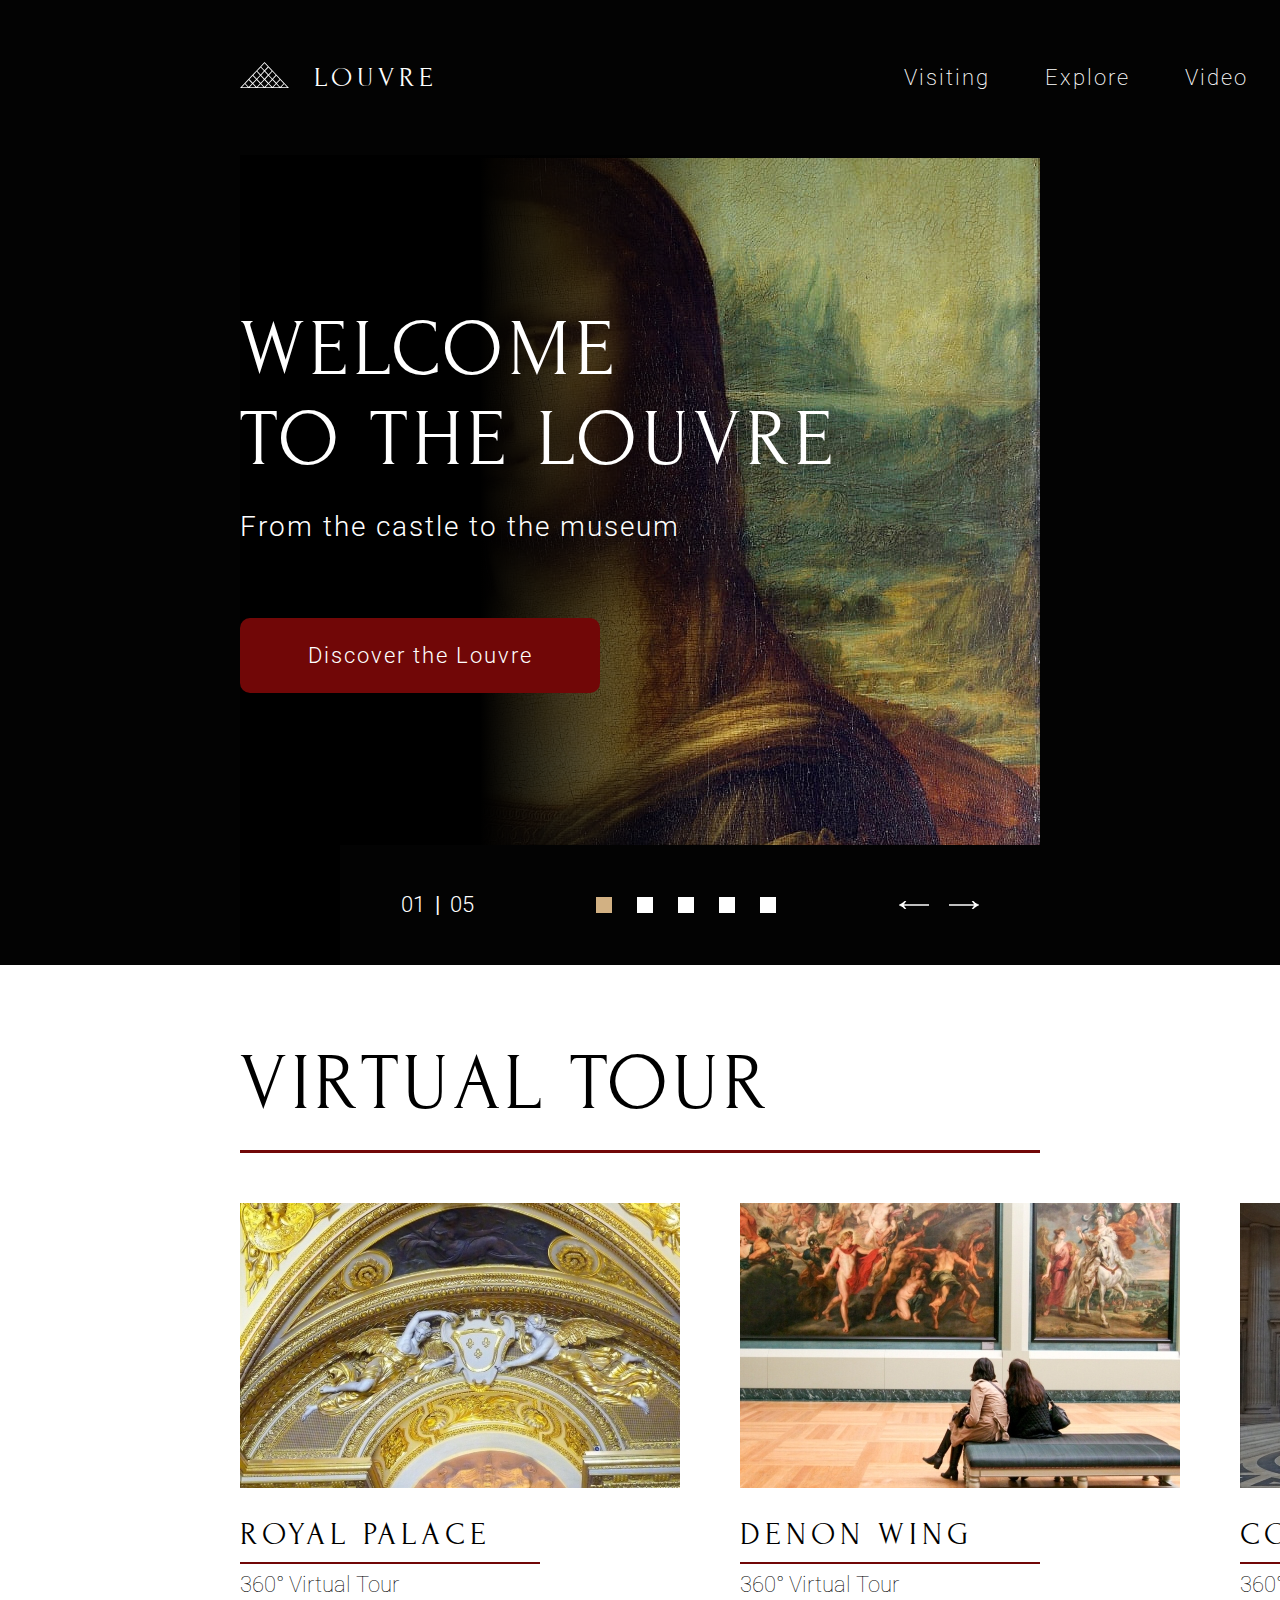
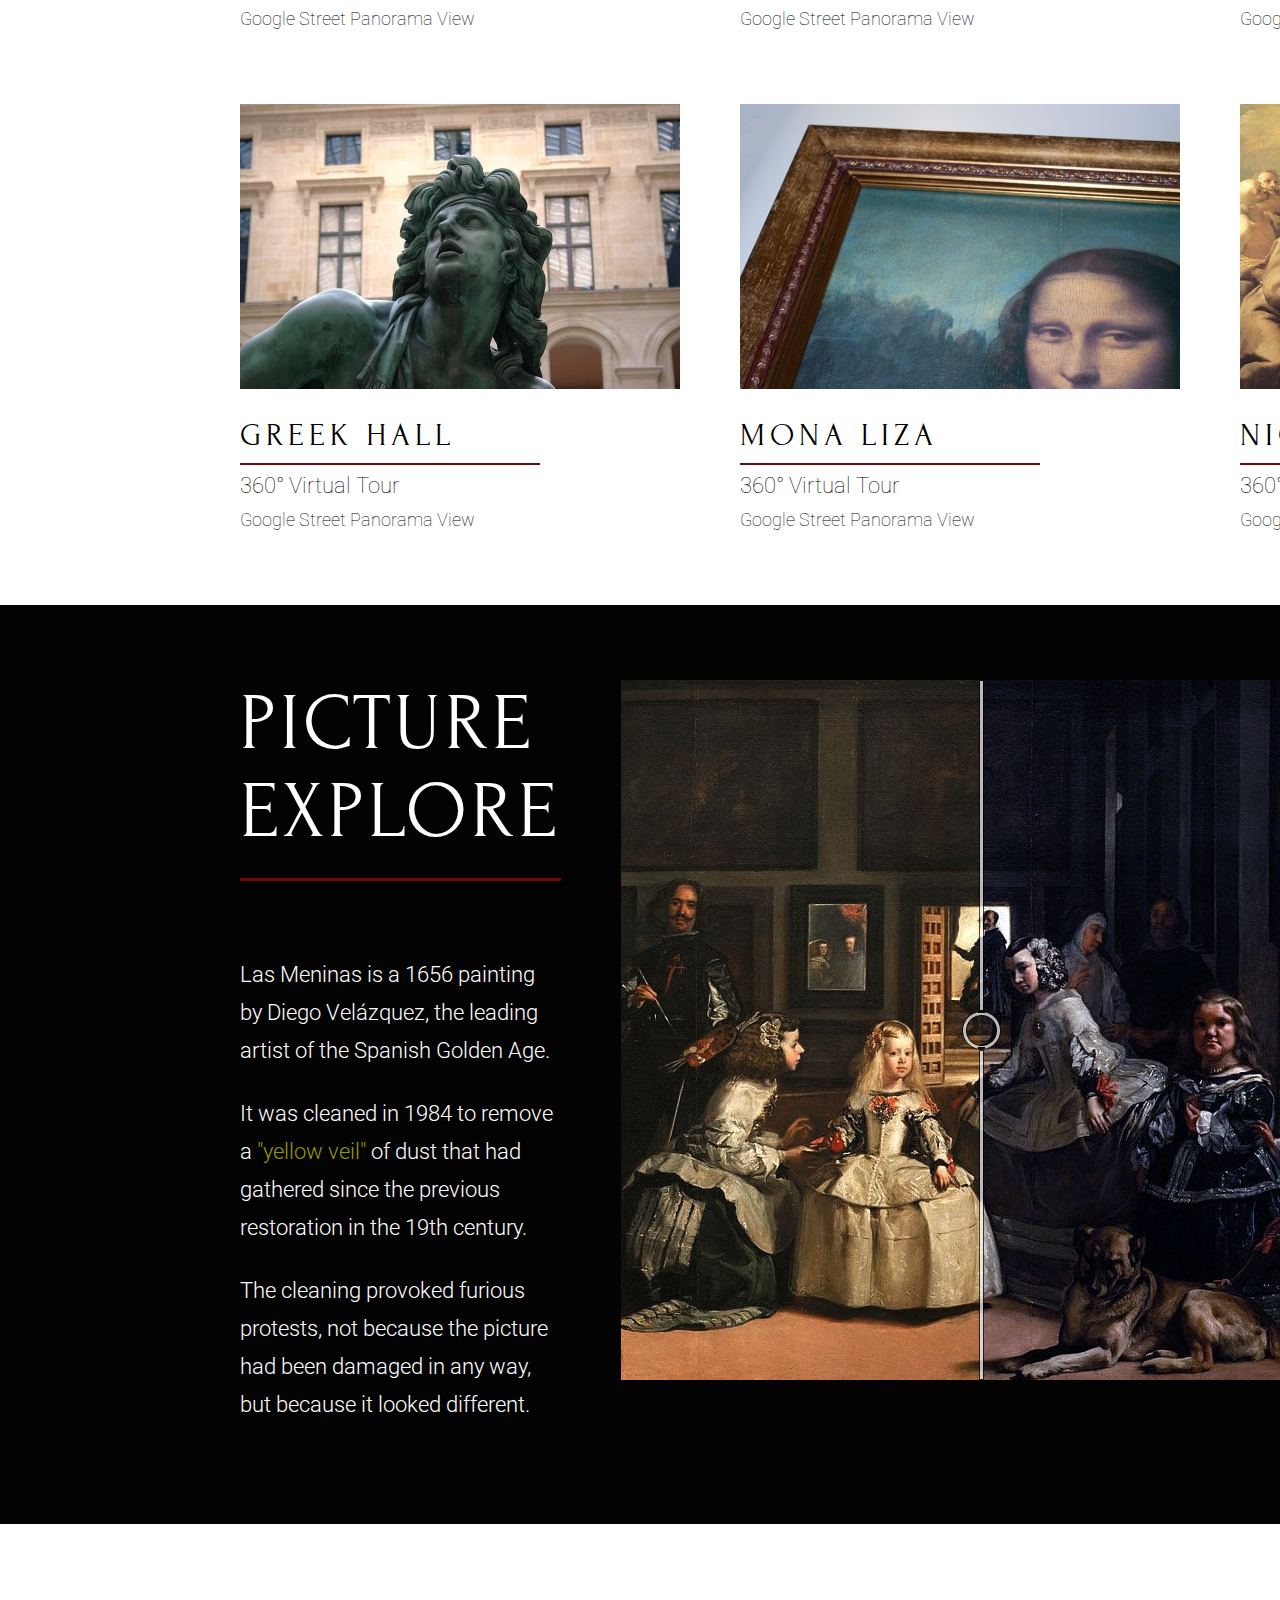
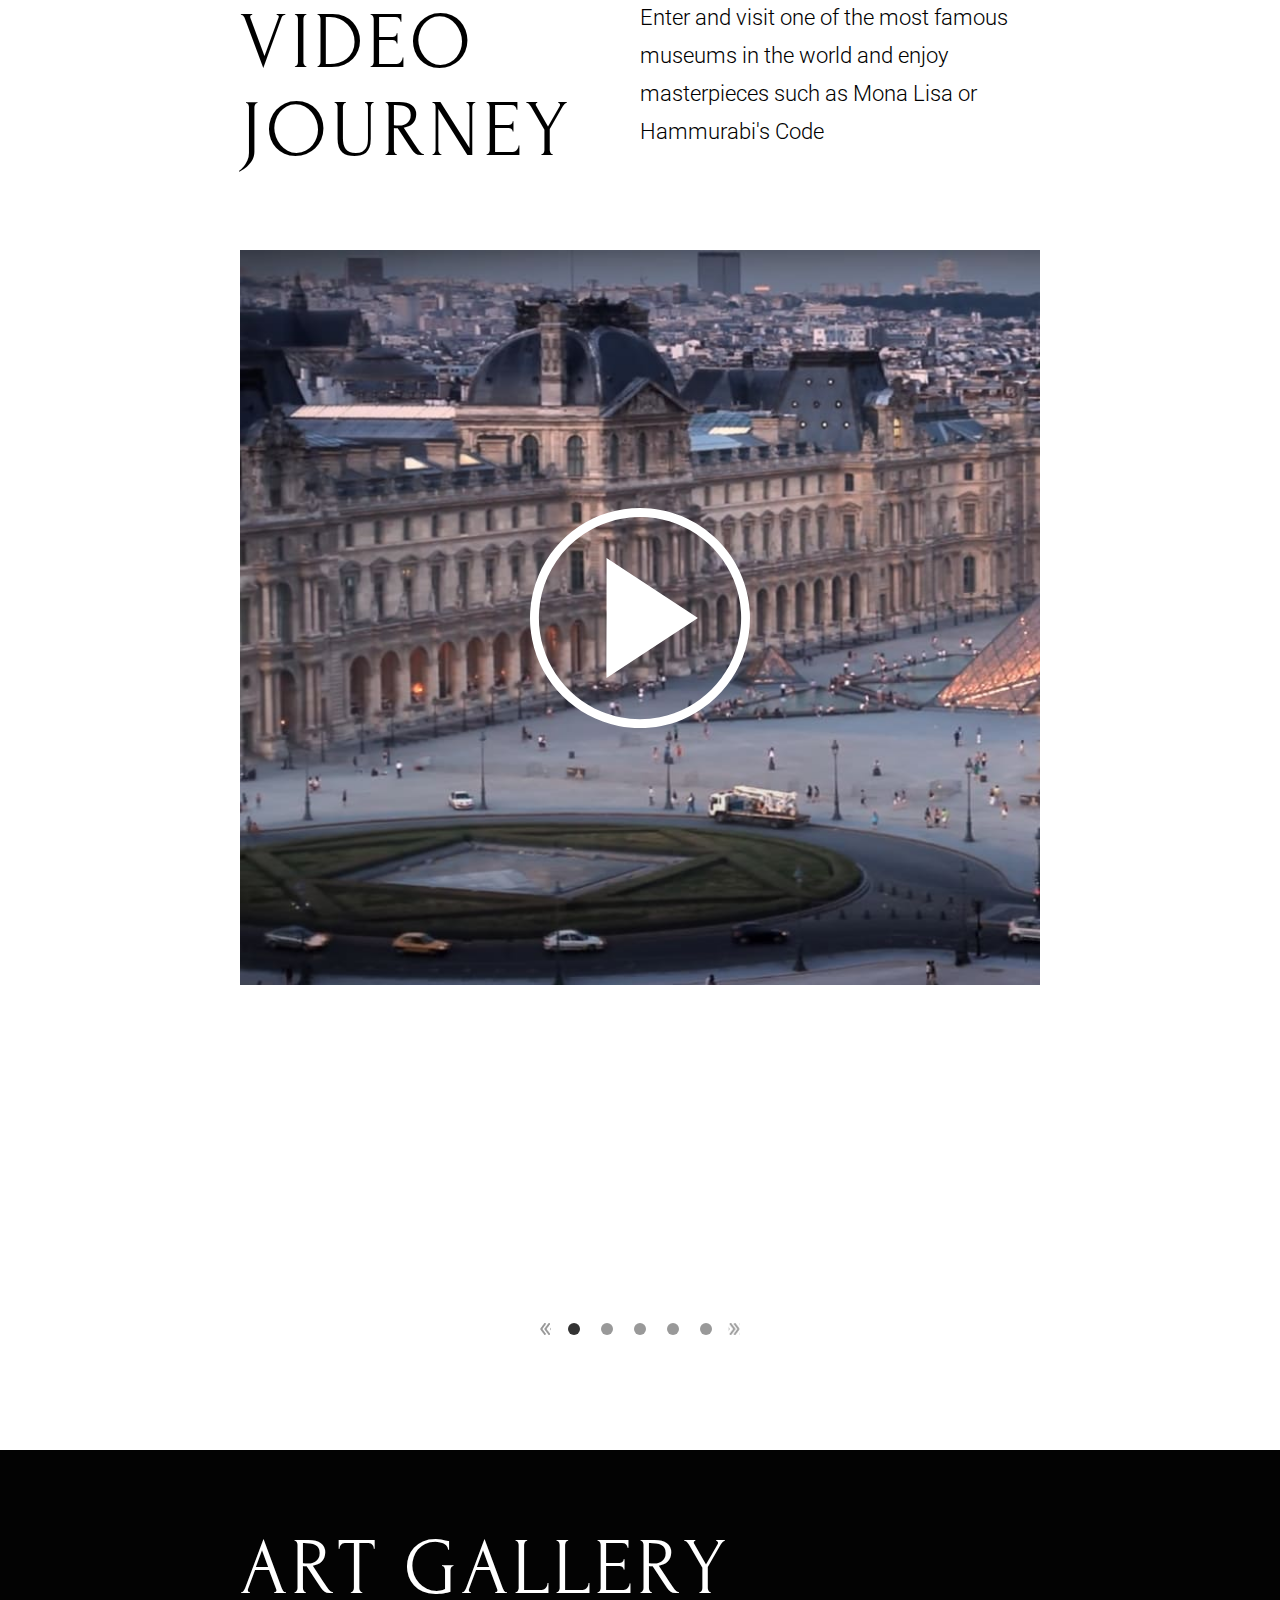
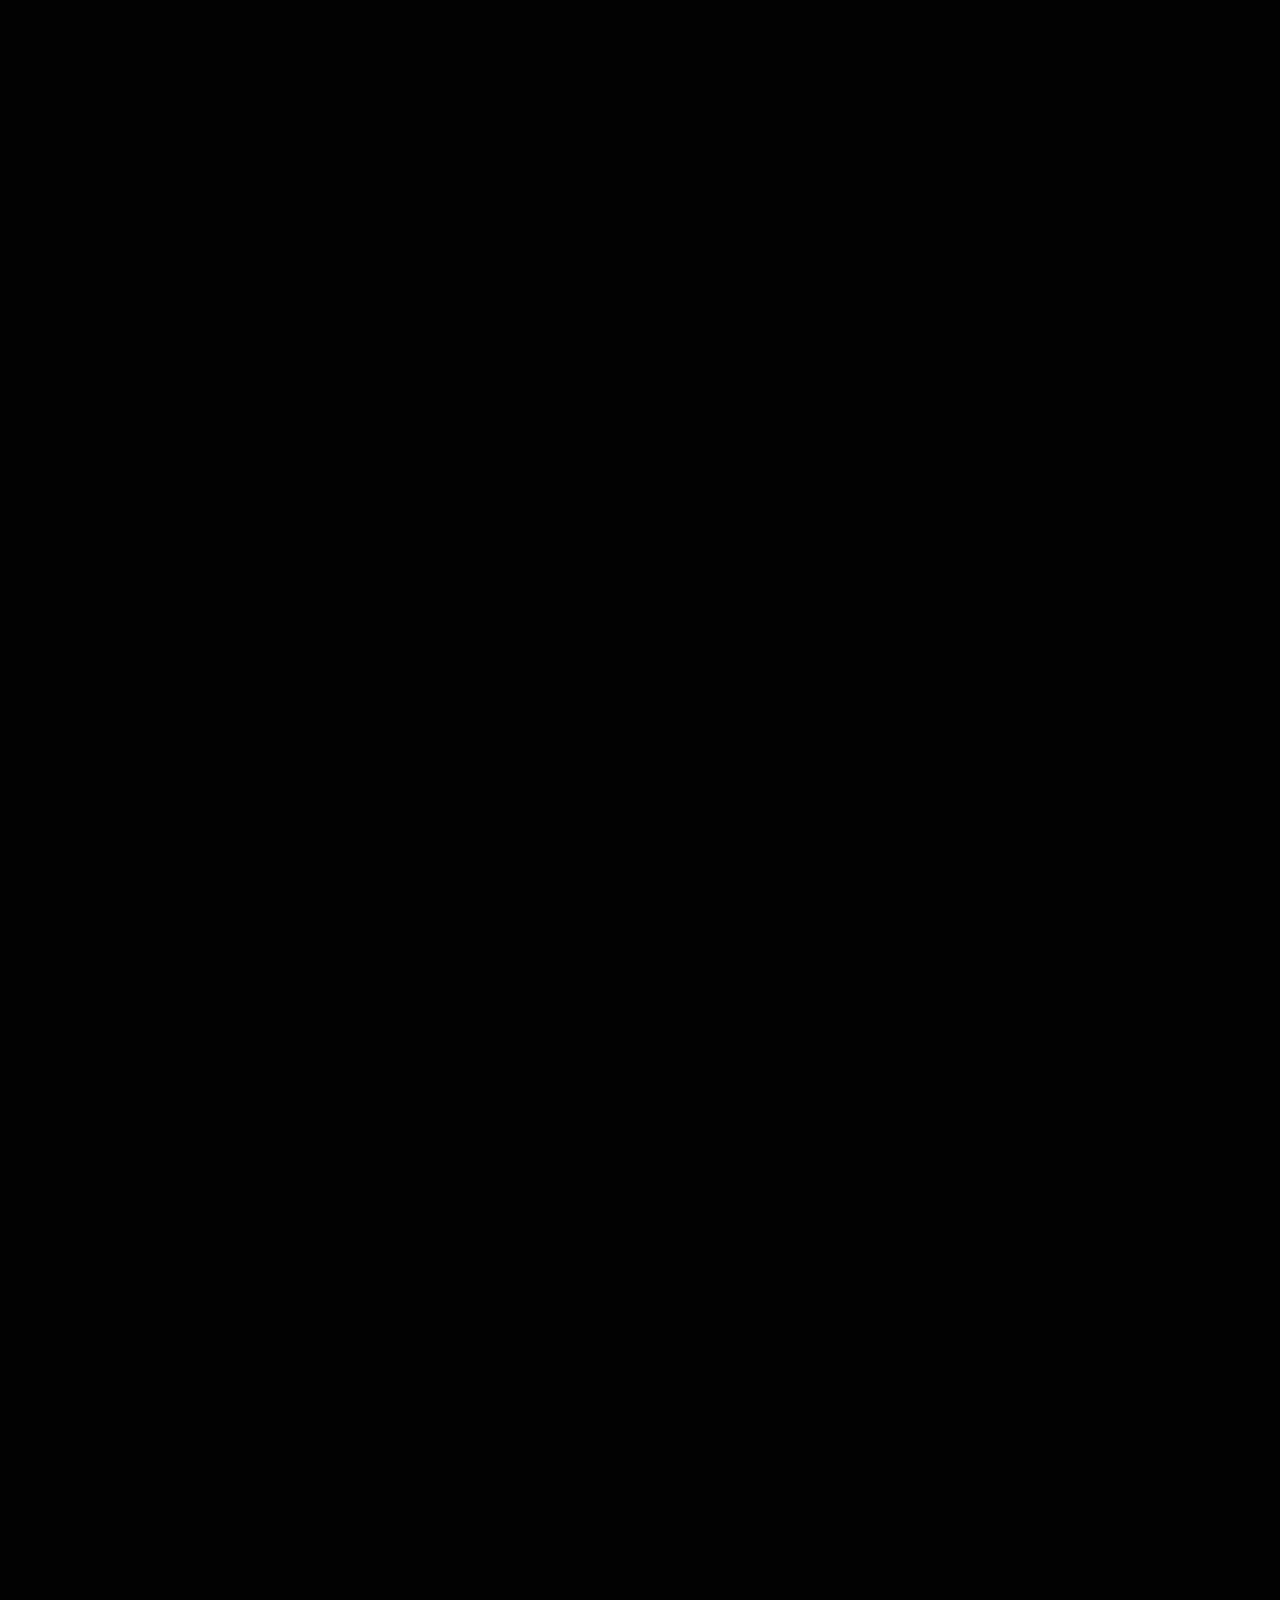
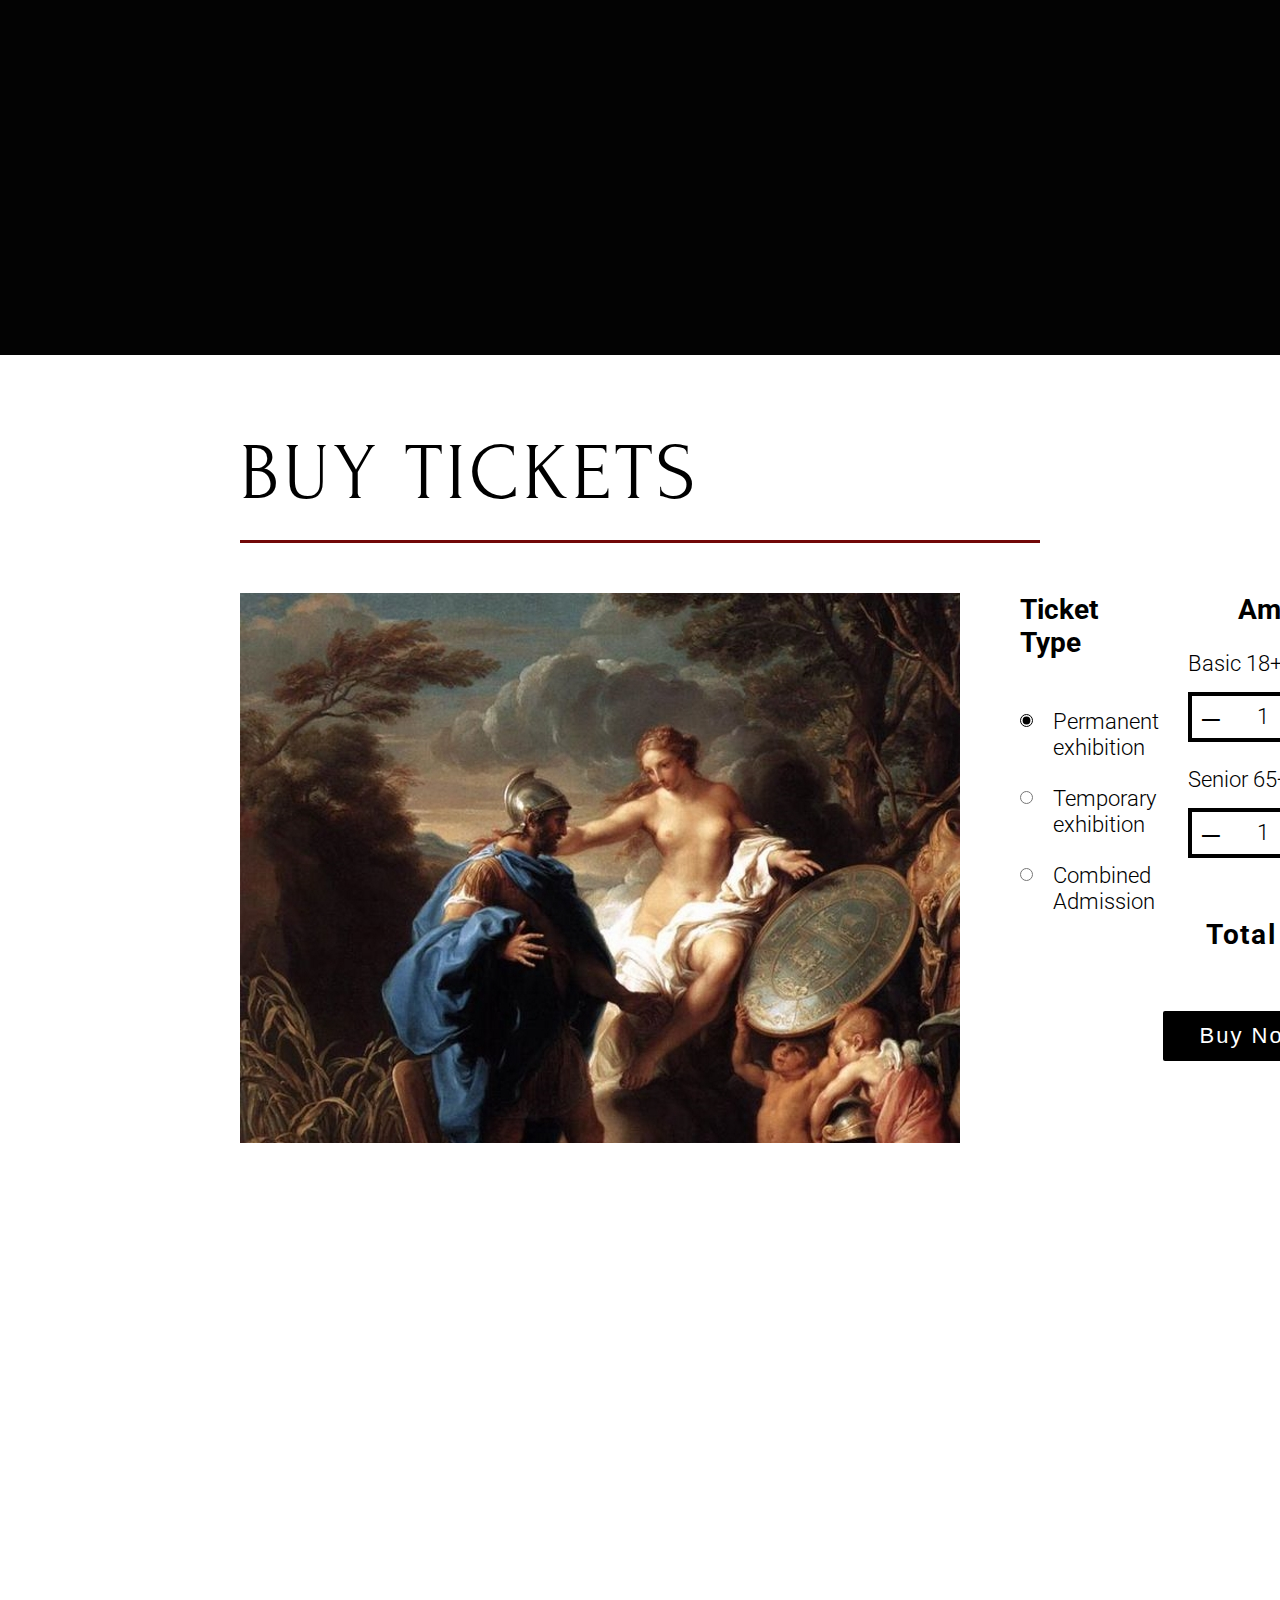
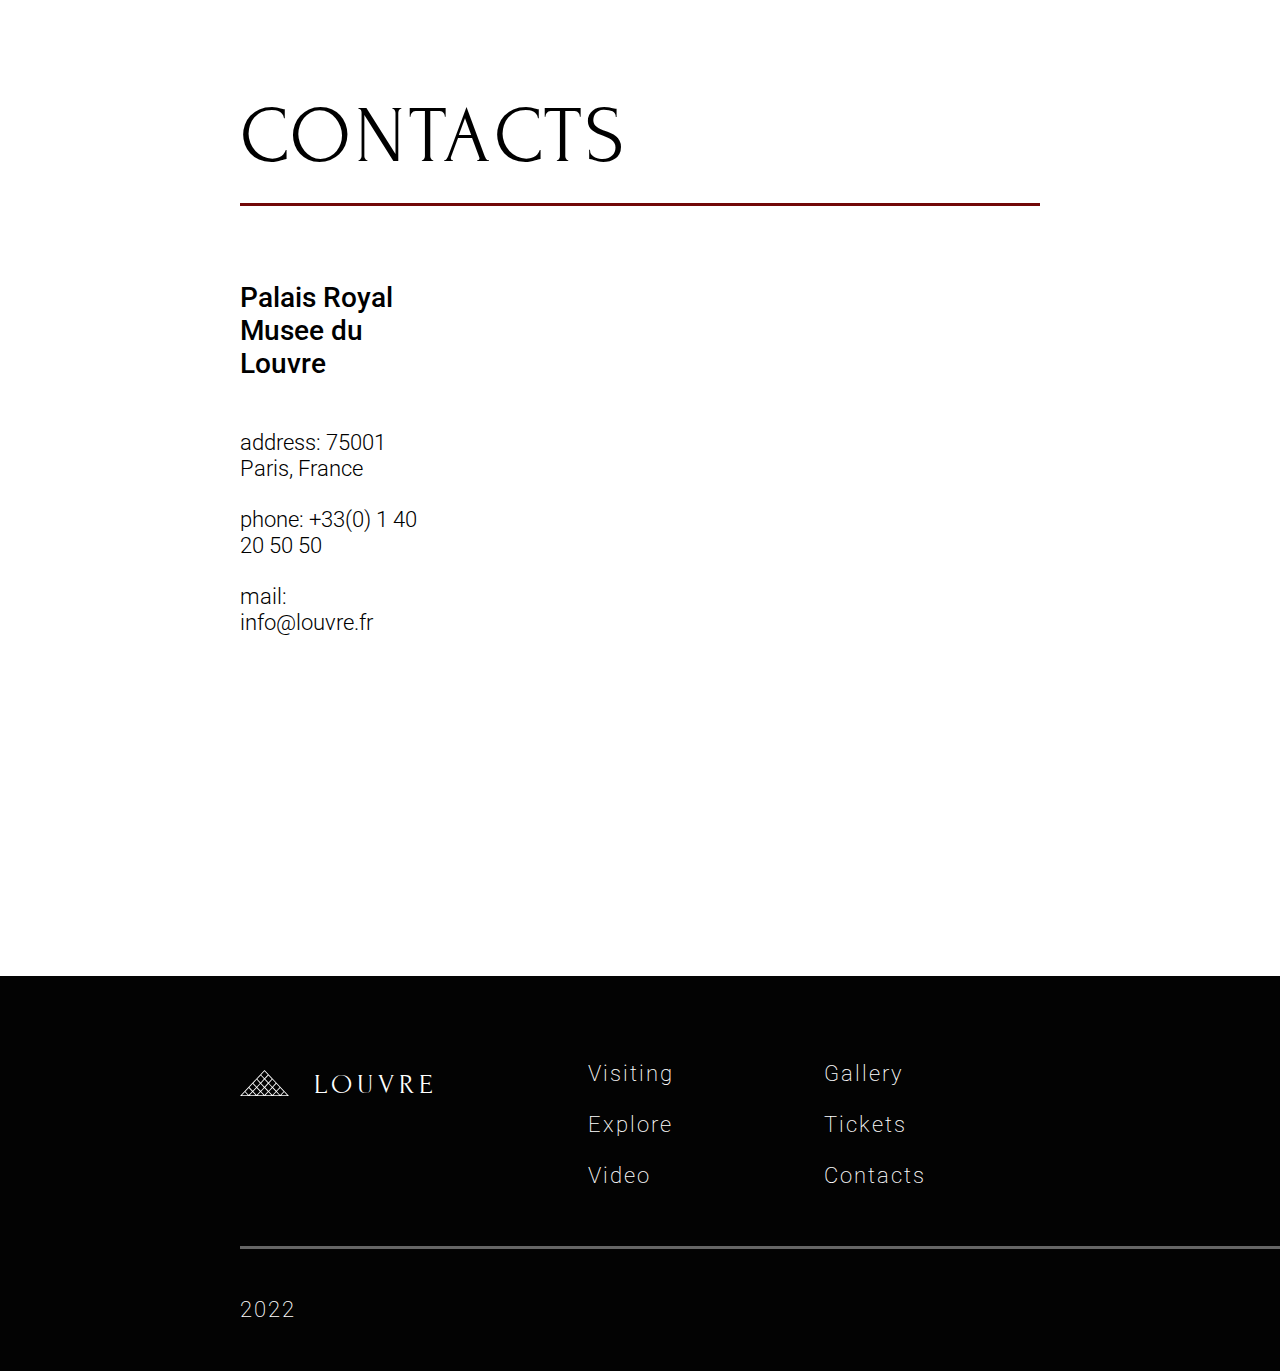
<file: index.html>
<!doctype html>
<html lang="en">
<head>
    <meta charset="UTF-8">
    <meta name="viewport"
          content="width=device-width, user-scalable=no, initial-scale=1.0, maximum-scale=1.0, minimum-scale=1.0">
    <meta http-equiv="X-UA-Compatible" content="ie=edge">
    <link rel="stylesheet" href="style.css">
    <link rel="stylesheet" href="slider.css">
    <link rel="stylesheet" href="galleryMoviesSlider.css">
    <link rel="shortcut icon" href="./assets/img/favicon.ico">
    <link rel="preconnect" href="https://fonts.gstatic.com">
    <link rel="preconnect" href="https://fonts.googleapis.com">
    <link rel="preconnect" href="https://fonts.gstatic.com" crossorigin>
    <link href='https://api.tiles.mapbox.com/mapbox-gl-js/v2.6.1/mapbox-gl.css' rel='stylesheet' />
    <link rel="stylesheet" href="https://cdnjs.cloudflare.com/ajax/libs/font-awesome/6.1.1/css/all.min.css">
    <link rel="stylesheet" href="swiper-data/swiper-bundle.min.css">
    <title>museum</title>
</head>
    <body>
        <div class="wrapper">
            <header class="header">
                <div class="header__container">
                    <div class="logo">
                        <img src="assets/svg/vector.svg" alt="louvre-logo">
                        <span class="louvre-logo">louvre</span>
                    </div>
                    <nav class="header-menu">
                        <ul class="menu-list">
                            <li><a href="#visiting" class="menu-link">Visiting</a></li>
                            <li><a href="#explore" class="menu-link">Explore</a></li>
                            <li><a href="#video" class="menu-link">Video</a></li>
                            <li><a href="#gallery" class="menu-link">Gallery</a></li>
                            <li><a href="#tickets" class="menu-link">Tickets</a></li>
                            <li><a href="#contacts" class="menu-link">Contacts</a></li>
                        </ul>
                    </nav>
                    <div class="burger-menu-wrapper">
                        <div class="burger-menu">
                            <span class="burger-spn"></span>
                            <span class="burger-spn"></span>
                            <span class="burger-spn"></span>
                        </div>
                    </div>
                </div>
                <div class="mobile-content"></div>
            </header>
    
            <main class="main">
                <section class="welcome__container__black">
                    <div class="wrapper-slider">
                        <div class="slider">
                            <div class="slide first-slide active" data-number="01">    
                                <div class="slider-title">
                                    <h1>Welcome <br> to the Louvre</h1>
                                    <p>From the castle to the museum</p>
                                    <div class="discover-louvre">
                                        <a href="https://www.google.com/maps/@48.8618159,2.3366818,3a,75y,56.53h,72.6t/data=!3m7!1e1!3m5!1sAF1QipOVxZQuSy3Bx9T_HpH_7FtBHDTXvI6SF-A10ocT!2e10!3e12!7i5472!8i2736">Discover the Louvre</a>
                                    </div>
                                    <div class="slider-image">
                                        <img src="./assets/img/monaliza.jpg">
                                    </div>
                                </div>
                            </div>
                            <div class="slide second-slide" data-number="02">
                                <div class="slider-title">
                                    <h1>Welcome <br> to the Louvre</h1>
                                    <p>From the castle to the museum</p>
                                    <div class="discover-louvre">
                                        <a href="https://www.google.com/maps/@48.8618159,2.3366818,3a,75y,56.53h,72.6t/data=!3m7!1e1!3m5!1sAF1QipOVxZQuSy3Bx9T_HpH_7FtBHDTXvI6SF-A10ocT!2e10!3e12!7i5472!8i2736">Discover the Louvre</a>
                                    </div>
                                    <div class="slider-image">
                                        <img src="./assets/img/welcome2.jpg">
                                    </div>
                                </div>
                            </div>
                            <div class="slide third-slide" data-number="03">
                                <div class="slider-title">
                                    <h1>Welcome <br> to the Louvre</h1>
                                    <p>From the castle to the museum</p>
                                    <div class="discover-louvre">
                                        <a href="https://www.google.com/maps/@48.8618159,2.3366818,3a,75y,56.53h,72.6t/data=!3m7!1e1!3m5!1sAF1QipOVxZQuSy3Bx9T_HpH_7FtBHDTXvI6SF-A10ocT!2e10!3e12!7i5472!8i2736">Discover the Louvre</a>
                                    </div>
                                    <div class="slider-image">
                                        <img src="./assets/img/welcome3.jpg">
                                    </div>
                                </div>
                            </div>
                            <div class="slide fourth-slide" data-number="04">
                                <div class="slider-title">
                                    <h1>Welcome <br> to the Louvre</h1>
                                    <p>From the castle to the museum</p>
                                    <div class="discover-louvre">
                                        <a href="https://www.google.com/maps/@48.8618159,2.3366818,3a,75y,56.53h,72.6t/data=!3m7!1e1!3m5!1sAF1QipOVxZQuSy3Bx9T_HpH_7FtBHDTXvI6SF-A10ocT!2e10!3e12!7i5472!8i2736">Discover the Louvre</a>
                                    </div>
                                    <div class="slider-image">
                                        <img src="./assets/img/welcome4.jpg">
                                    </div>
                                </div>
                            </div>
                            <div class="slide fifth-slide" data-number="05">    
                                <div class="slider-title">
                                    <h1>Welcome <br> to the Louvre</h1>
                                    <p>From the castle to the museum</p>
                                    <div class="discover-louvre">
                                        <a href="https://www.google.com/maps/@48.8618159,2.3366818,3a,75y,56.53h,72.6t/data=!3m7!1e1!3m5!1sAF1QipOVxZQuSy3Bx9T_HpH_7FtBHDTXvI6SF-A10ocT!2e10!3e12!7i5472!8i2736">Discover the Louvre</a>
                                    </div>
                                </div>
                                <div class="slider-image">
                                    <img src="./assets/img/welcome5.jpg">
                                </div>
                            </div>
                            <div class="paginator">
                                <div class="fraction">
                                    <div class="current-fraction">
                                        <span id="number">01</span>
                                    </div>
                                    <div class="from-fraction">
                                        <span>|</span>
                                    </div>
                                    <div class="final-fraction">
                                        <span>05</span>
                                    </div>
                                </div>
                                <div class="bullets">
                                    <div class="bullet active" ></div>
                                    <div class="bullet"></div>
                                    <div class="bullet"></div>
                                    <div class="bullet"></div>
                                    <div class="bullet"></div>
                                </div>
                                <div class="arrows">
                                    <div class="prev-arrow" id="prev"></div>
                                    <div class="next-arrow" id="next"></div>
                                </div>
                            </div>
                        </div> 
                    </div>
                </section>    

                <section class="virtual-tour__container__white">
                    <div class="visiting section" id="visiting">
                        <div class="virtual-tour-title">
                            <h2 class="section-title dark">virtual tour</h2>
                        </div>
                        <div class="virtual-tour-places">
                            <a href="./tours/royalPalace.html" target="_blank">
                                <section class="place-info">
                                    <img src="./assets/png/royal palace.png" alt="royal-palace">
                                    <p class="title-place">royal palace</p>
                                    <div class="line-place"></div>
                                    <p class="panorama-info">360° Virtual Tour</p>
                                    <p class="panorama-view">Google Street Panorama View</p>
                                </section>
                            </a>
                            <a href="./tours/denonWing.html" target="_blank">
                                <section class="place-info">
                                    <img src="./assets/png/denon wing.png" alt="denon-wing">
                                    <p class="title-place">denon wing</p>
                                    <div class="line-place"></div>
                                    <p class="panorama-info">360° Virtual Tour</p>
                                    <p class="panorama-view">Google Street Panorama View</p>
                                </section>
                            </a>
                            <a href="./tours/colonnadePerrault.html" target="_blank">
                                <section class="place-info">
                                    <img src="./assets/png/colonnade perrault.png" alt="colonnade-perrault">
                                    <p class="title-place">colonnade perrault</p>
                                    <div class="line-place"></div>
                                    <p class="panorama-info">360° Virtual Tour</p>
                                    <p class="panorama-view">Google Street Panorama View</p>
                                </section>
                            </a>
                            <a href="./tours/greekHall.html" target="_blank">
                                <section class="place-info">
                                    <img src="./assets/png/greek hall.png" alt="greek-hall">
                                    <p class="title-place">greek hall</p>
                                    <div class="line-place"></div>
                                    <p class="panorama-info">360° Virtual Tour</p>
                                    <p class="panorama-view">Google Street Panorama View</p>
                                </section>
                            </a>
                            <a href="./tours/monaLiza.html" target="_blank">
                                <section class="place-info">
                                    <img src="./assets/png/mona liza.png" alt="mona liza">
                                    <p class="title-place">mona liza</p>
                                    <div class="line-place"></div>
                                    <p class="panorama-info">360° Virtual Tour</p>
                                    <p class="panorama-view">Google Street Panorama View</p>
                                </section>
                            </a>
                            <a href="./tours/nightPalace.html" target="_blank">
                                <section class="place-info">
                                    <img src="./assets/png/Night palace.png" alt="night palace">
                                    <p class="title-place">night palace</p>
                                    <div class="line-place"></div>
                                    <p class="panorama-info">360° Virtual Tour</p>
                                    <p class="panorama-view">Google Street Panorama View</p>
                                </section>
                            </a>
                        </div>
                    </div>
                </section>
    
                <section class="picture-explore__container__black">
                    <div class="explore section" id="explore">
                        <div class="description-picture">
                            <h2 class="section-title">picture explore</h2>
                            <div class="picture-explore-text">
                                <p>Las Meninas is a 1656 painting by Diego Velázquez, the leading artist of the Spanish Golden Age.</p>
                                <p class="yellow">It was cleaned in 1984 to remove a <span>"yellow veil"</span> of dust that had gathered since the previous restoration in the 19th century.</p>
                                <p class="last-phrase">The cleaning provoked furious protests, not because the picture had been damaged in any way, but because it looked different.</p>
                            </div>
                        </div>
                        <div class="picture-block">
                            <div class="picture-after las-meninas">
                                <img src="./assets/img/after.jpg" alt="las meninas">
                            </div>
                            <div class="picture-before las-meninas">
                                <img src="./assets/img/before.jpg" alt="las meninas">
                            </div>
                        </div>
                    </div>
                </section>
    
                <section class="video-jorney__container__white">
                    <div class="video-jorney-info section" id="video">
                        <div class="video-jorney-content">
                            <div class="video-journey-title"><h2 class="section-title dark" id="withoutLine">video journey</h2></div>
                            <div class="video-journey-p">
                                <p>Enter and visit one of the most famous museums in the world and enjoy masterpieces such as Mona
                                    Lisa or Hammurabi's Code</p>
                            </div>
                        </div>

                        <div class="movies-gallery">
                            <div class="movies-gallery-wrapper">
                                <div class="main-movie-slide-row">                           
                                    <div class="main-slide current">
                                        <div class="to-play player" id="player" data-id="player" data-video="zp1BXPX8jcU">
                                            <img src="./assets/png/To-play.svg" alt="play">
                                        </div>
                                    </div>
                                    <div class="main-slide">
                                        <div class="to-play player1" id="player1" data-id="player1" data-video="Vi5D6FKhRmo">
                                            <img src="./assets/png/To-play.svg" alt="play">
                                        </div>
                                    </div>
                                    <div class="main-slide">
                                        <div class="to-play player2" id="player2" data-id="player2" data-video="NOhDysLnTvY">
                                            <img src="./assets/png/To-play.svg" alt="play">
                                        </div>
                                    </div>
                                    <div class="main-slide">
                                        <div class="to-play player3" id="player3" data-id="player3" data-video="aWmJ5DgyWPI">
                                            <img src="./assets/png/To-play.svg" alt="play">
                                        </div>
                                    </div>
                                    <div class="main-slide">
                                        <div class="to-play player4" id="player4" data-id="player4" data-video="2OR0OCr6uRE">
                                            <img src="./assets/png/To-play.svg" alt="play">
                                        </div>
                                    </div>
                                </div>

                                <div class="mini-movies-gallery-container">
                                    <div class="mini-movies-slide-row swiper-wrapper" id="mini-slider">
                                        <div class="movie-slide swiper-slide">
                                            <iframe class="youtube-video" src="https://www.youtube.com/embed/zp1BXPX8jcU" loading="lazy" title="YouTube video player" frameborder="0" allowfullscreen></iframe>
                                        </div>
                                        <div class="movie-slide swiper-slide">
                                            <iframe class="youtube-video" src="https://www.youtube.com/embed/Vi5D6FKhRmo" loading="lazy" title="YouTube video player" frameborder="0" allowfullscreen></iframe>
                                        </div>
                                        <div class="movie-slide swiper-slide">
                                            <iframe class="youtube-video" src="https://www.youtube.com/embed/NOhDysLnTvY" loading="lazy" title="YouTube video player" frameborder="0" allowfullscreen></iframe>
                                        </div>
                                        <div class="movie-slide swiper-slide">
                                            <iframe class="youtube-video" src="https://www.youtube.com/embed/aWmJ5DgyWPI" loading="lazy" title="YouTube video player" frameborder="0" allowfullscreen></iframe>
                                        </div>
                                        <div class="movie-slide swiper-slide">
                                            <iframe class="youtube-video" src="https://www.youtube.com/embed/2OR0OCr6uRE" loading="lazy" title="YouTube video player" frameborder="0" allowfullscreen></iframe>
                                        </div>  
                                    </div>

                                    <div class="movies-paginator">
                                        <div class="prev-movie-arrow"></div>
                                        <div class="movie-bullets"></div>
                                        <div class="next-movie-arrow"></div>
                                    </div> 

                                </div>
                            </div>
                        </div>
                    </div>
                </section>
    
                <section class="art-gallery__container__black">
                    <div class="gallery section" id="gallery">
                        <div class="picture-container">
                            <h2 class="section-title" id="withoutLine">art gallery</h2>
                            <div class="picture-inner-container"></div>
                        </div>
                    </div>
                </section>
    
                <section class="tickets__container__white">
                        <div class="buy-tickets section" id="tickets">
                            <div class="title-buy-tickets">
                                <div class="buy-tickets-tittle"><h2 class="section-title dark">buy tickets</h2></div>
                            </div>
                            <div class="order-form">
                                <div class="order-form-picture"></div>
                                <div class="type-order">
                                    <div class="ticket-type">
                                        <h2>Ticket Type</h2>
                                        <fieldset class="tickets-group">
                                            <div class="tickets-type">
                                                <input type="radio" class="ticket" name="ticket-type" id="r1" value="20" checked>
                                                <label for="r1" class="label-radio">Permanent exhibition</label>
                                            </div>
                                            <div class="tickets-type">
                                                <input type="radio" class="ticket" name="ticket-type" id="r2" value="25">
                                                <label for="r2" class="label-radio">Temporary exhibition</label>
                                            </div>
                                            <div class="tickets-type">
                                                <input type="radio" class="ticket" name="ticket-type" id="r3" value="40">
                                                <label for="r3" class="label-radio">Combined Admission</label>
                                            </div>
                                        </fieldset>
                                    </div>
                                    <div class="amount">
                                        <div class="amount-title"><h2>Amount</h2></div>
                                        <div class="input-basic-block">
                                            <p>Basic 18+</p>
                                            <div class="block">
                                                <button class="ticket__button clicable" type="button"><span class="ticket__button_remove">&#8211</span></button>
                                                <input name="amount basic" id="basic" type="number" value="1" readonly class="number">
                                                <button class="ticket__button clicable" type="button"><span class="ticket__button_add">&#43</span></button>
                                            </div>
                                        </div>
                                        <div class="input-senior-block">
                                            <p>Senior 65+</p>
                                            <div class="block">
                                                <button class="ticket__button clicable" type="button"><span class="ticket__button_remove">&#8211</span></button>
                                                <input name="amount senior" id="senior" type="number" value="1" readonly class="number">
                                                <button class="ticket__button clicable" type="button"><span class="ticket__button_add">&#43</span></button>
                                            </div>
                                        </div>
                                        <div class="total"><p class="text">Total &#8364;</p></div>
                                        <div class="buy"><button class="buy-button">Buy Now</button></div>
                                    </div>
                                </div>
                            </div>
                        </div>
                </section>

                <div class="popup" id="popup">
                    <form class="popup-wrapper" method="post">
                        <div class="popup-body">
                            <div class="tickets-date">
                                <div class="title-booking-tickets">
                                    <div class="louvre-logo-p">
                                        <img src="./assets/png/logo-ticket.png" alt="logo-ticket">
                                    </div>
                                    <div class="booking-tickets">
                                        <p>booking tickets</p>
                                    </div>
                                    <div class="louvre-tour">
                                        <p>Tour to Louvre</p>
                                    </div>
                                    <div class="red-line"></div>
                                </div>
                                <div class="contact-order-date">
                                    <ul class="data-time-info">
                                        <li class="date-with-icon">
                                            <label for="Date"></label>
                                            <input type="text" class="date placeholder" placeholder="Date" required>
                                            <i class="fa-solid fa-calendar-day"></i>
                                        </li>
                                        <li class="time-with-icon">
                                            <label for="Time"></label>
                                            <input type="text" class="time placeholder" placeholder="Time">
                                            <datalist id="data-time">
                                                <option value="09:00"></option>
                                                <option value="09:30"></option>
                                                <option value="10:00"></option>
                                                <option value="10:30"></option>
                                                <option value="11:00"></option>
                                                <option value="11:30"></option>
                                                <option value="12:00"></option>
                                                <option value="12:30"></option>
                                                <option value="13:00"></option>
                                                <option value="13:30"></option>
                                                <option value="14:00"></option>
                                                <option value="14:30"></option>
                                                <option value="15:00"></option>
                                                <option value="15:30"></option>
                                                <option value="16:00"></option>
                                                <option value="16:30"></option>
                                                <option value="17:00"></option>
                                                <option value="17:30"></option>
                                                <option value="18:00"></option>
                                            </datalist>
                                            <i class="fa-solid fa-clock"></i>
                                        </li>
                                    </ul>
                                    <ul class="data-person-info">
                                        <li class="name-with-icon">
                                            <label for="Name"></label>
                                            <input class="user-name placeholder" type="text" placeholder="Name">
                                            <i class="fa-solid fa-user"></i>
                                        </li>
                                        <li class="mail-with-icon">
                                            <label for="E-mail"></label>
                                            <input class="e-mail placeholder" type="text" placeholder="E-mail">
                                            <i class="fa-solid fa-envelope"></i>
                                        </li>
                                        <li class="phone-with-icon">
                                            <label for="Phone"></label>
                                            <input class="phone placeholder" type="text" placeholder="Phone">
                                            <i class="fa-solid fa-mobile-screen-button"></i>
                                        </li>
                                        <li class="ticket-with-icon">
                                            <label for="Ticket Type"></label>
                                            <i class="fa-solid fa-ticket"></i>
                                            <select name="select" class="choose-ticket-type" id="Ticket Type" required>
                                                <option class="ticket-type-icon" value="ticket type" selected disabled>Ticket Type</option>
                                                <option value="Permanent exhibition">Permanent exhibition</option>
                                                <option value="Temporary exhibition">Temporary exhibition</option>
                                                <option value="Combined Admission">Combined Admission</option>
                                            </select>
                                        </li>
                                    </ul>
                                </div>
                                <div class="entry-ticket">
                                    <div class="entry-ticket-title"><p>Entry Ticket</p></div>
                                    <div class="entry-ticket-red-line"></div>
                                    <div class="change-tickets">
                                        <div class="basic-ticket">
                                            <div><p>Basic 18+ (20€)</p></div>
                                            <div class="change-ticket-numb">
                                                <button class="delete-ticket-popup overview" type="button">&#8211</button>
                                                <input name="amount basic" id="basic" type="number" value="1" readonly class="popup-basic">
                                                <button class="add-ticket-popup overview" type="button">&#43</button>

                                            </div>
                                        </div>
                                        <div class="senior-ticket">
                                            <div><p>Senior 65+ (10€)</p></div>
                                            <div class="change-ticket-numb">
                                                <button class="delete-ticket-popup overview" type="button">&#8211</button>
                                                <input name="amount basic" id="basic" type="number" value="1" readonly class="popup-senior">
                                                <button class="add-ticket-popup overview" type="button">&#43</button>
                                            </div>
                                        </div>
                                    </div>
                                </div>
                            </div>
                            <div class="tickets-overview">
                                <div class="overview-tour">
                                    <div class="date-tour-to-louvre">
                                        <div><p class="overview-tour-title">Overview</p></div>
                                        <div><p class="overview-tour-title-to-louvre">Tour to Louvre</p></div>
                                        <div class="overview-tour-date">
                                            <div class="date-logo"><i class="fa-solid fa-calendar-day"></i></div>
                                            <div class="selected"><p class="set-date">DATE</p></div>
                                        </div>
                                        <div class="overview-tour-time">
                                            <div class="time-logo"><i class="fa-solid fa-clock"></i></div>
                                            <div class="selected"><p class="set-time">TIME</p></div>
                                        </div>
                                        <div class="overview-tour-ticket">
                                            <div class="ticket-logo"><img src="./assets/png/add-ticket.png" alt="add-ticket"></div>
                                            <div class="selected"><p class="set-ticket">TICKET</p></div>
                                        </div>
                                    </div>
                                    <div class="photo-louvre"><img src="./assets/png/louvre-ticket.png" alt="louvre"></div>
                                </div>
                                <div class="count-tickets">
                                    <div class="basic-count">
                                        <div class="current-count">
                                            <input type="number" id="basic-count" min="0" max="20" value="1" >
                                            <p class="overview-basic"></p>
                                        </div>
                                        <div class="euro"><p class="basic-cost">EURO</p></div>
                                    </div>
                                    <div class="senior-count">
                                        <div class="current-count">
                                            <input type="number" id="senior-count" min="0" max="20" value="1" >
                                            <p class="overview-senior"></p>
                                        </div>
                                        <div class="euro"><p class="senior-cost">EURO</p></div>
                                    </div>
                                </div>
                                <div class="red-line-popup"></div>
                                <div class="total-count">
                                    <div><p>Total:</p></div>
                                    <div><p class="all-cost">EURO</p></div>
                                </div>
                                <div class="card">
                                    <div class="front-card">
                                        <div class="visa-and-mastercard">
                                            <div class="visa">
                                                <img class="yellow-v" src="./assets/png/v1.png" alt="v1">
                                                <img src="./assets/png/v2.png" alt="v2">
                                                <img src="./assets/png/i.png" alt="i">
                                                <img src="./assets/png/s.png" alt="s">
                                                <img src="./assets/png/a.png" alt="a">
                                            </div>
                                            <div class="mastercard">
                                                <img src="./assets/png/Mastercard.png" alt="mastercard">
                                            </div>
                                        </div>
                                        <div class="enter-card-number">
                                            <p>Card number</p>
                                            <input type="number">
                                        </div>
                                        <div class="expiration-date-info">
                                            <div class="expiration-date">
                                                <p>Expiration date</p>
                                            </div>
                                            <div class="experation-date-inputs">
                                                <div class="month">
                                                    <label for="month"></label>
                                                    <input type="number">
                                                </div>
                                                <div class="year">
                                                    <label for="year"></label>
                                                    <input type="number">
                                                </div>
                                            </div>
                                        </div>
                                        <div class="cardholder-name">
                                            <p>Cardholder name</p>
                                            <input type="text">
                                        </div>
                                    </div>
                                    <div class="back-card">
                                        <div>
                                            <input class="black" type="text" disabled>
                                        </div>
                                        <div class="cvv-data">
                                            <p class="cvv">CVC/CVV</p>
                                            <input class="enter-cvv" type="number">
                                            <div class="find-cvv">
                                                <p>The last</p>
                                                <p>3 or 4 digits</p>
                                                <p>on back</p>
                                                <p>of the card</p>
                                            </div>
                                        </div>
                                    </div>
                                </div>
                                <div class="confirm-order">
                                    <button>Book</button>
                                </div>
                            </div>
                            <div class="close-popup"></div>
                        </div>
                    </form>
                </div>

                <div class="parallax__container"></div>
                
                <section class="our-contact__container__white">
                    <div class="contacts section" id="contacts">
                        <div class="contacts-description">
                            <div class="contacts-title"><h2 class="section-title dark">contacts</h2></div>
                            <div class="contacts-places-info">
                                <div class="contacts-info">
                                    <h3>Palais Royal <br> Musee du Louvre</h3>
                                    <div class="description-contacts-info">
                                        <p>address: 75001 Paris, France</p>
                                        <p>phone: +33(0) 1 40 20 50 50</p>
                                        <p>mail: info@louvre.fr</p>
                                    </div>
                                </div>
                                <div class="places-info" id="map"></div>
                            </div>
                        </div>
                    </div>
                </section>
            </main>
    
            <footer class="footer__container__black">
                <div class="container-wrap">
                    <div class="footer-logo">
                        <div>
                            <img src="assets/svg/vector.svg" alt="logo">
                        </div>
                        <div>
                            <span class="louvre-logo">louvre</span>
                        </div>
                    </div>
                    <div class="nav-contacts-links">
                        <nav class="navigation-footer">
                            <ul class="nav-description-footer">
                                <li><a href="#visiting">Visiting</a></li>
                                <li><a href="#gallery">Gallery</a></li>
                                <li><a href="#explore">Explore</a></li>
                                <li><a href="#tickets">Tickets</a></li>
                                <li><a href="#video">Video</a></li>
                                <li><a href="#contacts">Contacts</a></li>
                            </ul>
                        </nav>
                        <div class="social-networks-list">
                            <ul class="social-networks-contacts">
                                <li><a href="https://www.youtube.com/user/louvre" target="_blank"><img src="assets/png/Youtube.png" alt="youtube"></a></li>
                                <li><a href="https://www.instagram.com/museelouvre/" target="_blank"><img src="assets/png/Instagram.png" alt="instagram"></a></li>
                                <li><a href="https://www.facebook.com/museedulouvre" target="_blank"><img src="assets/png/Facebook.png" alt="fb"></a></li>
                                <li><a href="http://twitter.com/museelouvre" target="_blank"><img src="assets/png/Twitter.png" alt="twiter"></a></li>
                                <li><a href="https://www.pinterest.fr/museedulouvre/" target="_blank"><img src="assets/png/Pinterest.png" alt="pinterest"></a></li>
                            </ul>
                        </div>
                    </div>
                </div>
                
                <div class="footer-info">
                    <div class="footer-line"></div>
                    <div class="author-data">
                        <div class="year">2022</div>
                        <div class="author-name"><p>Yevhen Zaiets</p></div>
                    </div>
                </div>    
            </footer>
        </div>

        <script src="slider.js"></script>
        <script src="galleryMoviesSlider.js"></script>
        <script src='https://api.tiles.mapbox.com/mapbox-gl-js/v2.6.1/mapbox-gl.js'></script>
        <script src="map.js"></script>
        <script src="gallery.js"></script>
        <script src="popup.js"></script>
        <script src="picture.js"></script>
        <script src="video.js"></script>
        <script src="swiper-data/swiper-bundle.min.js"></script>
        <script src="swiper.js"></script>
        <script src="tickets.js"></script>

    </body>

</html>
</file>
<file: style.css>
@import url(https://fonts.googleapis.com/css?family=Roboto:100,300,regular,500,500italic,700&display=swap);
@import url(https://fonts.googleapis.com/css?family=Forum:regular&display=swap);

*, *::after, *::before{
    padding: 0;
    margin: 0;
    border: none;
    scroll-behavior: smooth;
    box-sizing: border-box;
    list-style: none;
}

html, body {
    height: 100%;
    min-width: 420px;
}

body {
    font-family: Roboto;
    font-style: normal;
    color: #FFFFFF;
}

a {
    text-decoration: none;
}

.wrapper {
    display: flex;
    overflow: hidden;
    min-height: 100%;
    flex-direction: column;
}

[class*="__container"] {
    max-width: 1920px;
    margin: 0 auto;
    padding: 0px 240px;
}

[class*="__black"]{
    background: #030303;
}

[class*="__white"]{
    background: #FFFFFF;
}

.section  {
    padding: 75px 0; 
}

.section-title {
    position: relative;
    font-family: Forum;
    font-weight: 400;
    font-size: 80px;
    line-height: 88px;
    letter-spacing: 0.05em;
    text-transform: uppercase;
}

.dark {
    color: #000000;
}

.section-title:hover, .slider-title h1:hover {
    cursor: default;
    color: #9D8665;
}

.section-title::after {
    content: "";
    position: absolute;
    bottom: -25px;
    left: 0;
    width: 100%;
    height: 3px;
    background-color: #710707;
}

#withoutLine::after {
    display: none;
}

.main {
    flex: 1 1 auto;
}

@media (max-width: 1024px) {
    [class*="__container"] {
        max-width: 1024px;
        margin: 0 auto;
        padding: 0px 20px;
    }

    .section  {
        padding: 60px 0; 
    }

    .section-title {
        font-size: 50px;
        line-height: 75px;
    }
}

@media (max-width: 768px) {
    [class*="__container"] {
        max-width: 768px;
    }

    .section  {
        padding: 40px 0; 
    }

    .section-title {
        font-size: 40px;
        line-height: 60px;
    }

    .section-title::after {
        bottom: -20px;
    }
    
}

@media (max-width: 420px) {
    [class*="__container"] {
        max-width: 420px;
    }

    .section-title {
        font-size: 28px;
        line-height: 40px;
    }
}

/* header style */
.header__container {
    display: flex;
    min-height: 155px;
    align-items: center;
    gap: 466px;
    background: #030303;
}

.louvre-logo {
    font-family: Forum;
    font-weight: 400;
    font-size: 28px;
    line-height: 31px;
    letter-spacing: 5px;
    text-transform: uppercase;
    padding: 0 0 0 25px;
}

.logo {
    display: flex;
}

.logo img {
    width: 49px;
    height: 26px;
}

.menu-list {
    display: flex;
    gap: 55px;
}

.menu-link {
    font-weight: 200;
    font-size: 22px;
    line-height: 26px;
    letter-spacing: 2px;
    color: #FFFFFF;
}

.menu-link:hover {
    color: #9D8665;
}

.menu-link:active{
    color: #7E6C51;
}

.burger-menu-wrapper {
    display: none;
    width: 32px;
    height: 18px;
}

.burger-menu {
    display: flex;
    flex-direction: column;
    gap: 6px;
}

.burger-menu-exit {
    width: 25px;
    height: 25px;
    background-image: url(assets/png/exit.png);
}

.burger-spn {
    width: 32px;
    height: 2px;
    background: #FFFFFF;
}

@media (max-width: 1024px) {
    .menu-list {
        display: none;
    }

    .burger-menu-wrapper {
        display: block;
    }

    .header__container {
        display: flex;
        justify-content: space-between;
        min-height: 130px;
        gap: 0;
    } 

    .header-menu {
        display: grid;
        grid-template-columns: 1fr 1fr;
        height: 0;
    }
}

@media (max-width: 768px) {
    .header__container {
        min-height: 110px;
    }
}

@media (max-width: 420px) {
    .header__container {
        min-height: 90px;
    } 
    
    .louvre-logo {
        font-size: 16px;
        line-height: 18px;
    }

    .logo img {
        width: 29px;
        height: 16px;
    }
}
/* main louvre style  section virtual tour */
.virtual-tour-places {
    display: grid;
    grid-template-columns: repeat(3, 1fr);
    gap: 75px 60px;
    margin-top: 75px;
}

.title-place {
    font-family: Forum;
    font-weight: 400;
    font-size: 32px;
    line-height: 35px;
    letter-spacing: 5px;
    text-transform: uppercase;
    color: #000000;
    margin-top: 25px;
    margin-bottom: 10px;
}

.line-place {
    position: relative;
} 

.line-place:after {
    display: block;
    position: absolute;
    left: 0;
    height: 2px;
    width: 300px;
    content: "";
    background: #710707;
    transition: width 0.3s ease-out;
} 

.place-info:hover .line-place:after {
    width: 100%;
} 

.panorama-info {
    font-weight: 100;
    font-size: 22px;
    line-height: 26px;
    color: #000000;
    padding-top: 10px;
}

.panorama-view {
    font-weight: 100;
    font-size: 18px;
    line-height: 21px;
    color: #000000;
    margin-top: 10px;
}

@media (max-width: 1024px) {
    .virtual-tour-places {
       grid-template-columns: repeat(2, 1fr); 
       margin: 85px 108px 0 108px;
       gap: 60px 108px;
    }

    .place-info img {
        width: 330px;
        height: 215px;
    }

    .title-place {
        font-weight: 400;
        font-size: 28px;
        line-height: 31px;
        letter-spacing: 3px;
    }

    .panorama-info {
        font-weight: 100;
        font-size: 20px;
        line-height: 23px;
    }

    .panorama-view {
        font-weight: 100;
        font-size: 16px;
        line-height: 19px;
    }

    .line-place:after {
        width: 150px;
    }
}

@media (max-width: 768px) {
    .virtual-tour-places {
        margin: 65px 56px 0 56px;
        gap: 40px 56px;
    }

    .place-info img {
        width: 280px;
        height: 180px
    }

    .title-place {
        font-size: 22px;
        line-height: 24px;
    }

    .panorama-info {
        font-size: 18px;
        line-height: 21px;
    }
}

@media (max-width: 420px) {
    .virtual-tour-places {
       gap: 40px 0;
       margin: 65px 50px 0 50px;
       grid-template-columns: repeat(1, 1fr); 
    }

    .place-info img {
        width: 280px;
        height: 180px
    }

    .title-place {
        font-size: 18px;
        line-height: 20px;
        letter-spacing: 5px;
    }

    .panorama-info, .panorama-view {
        font-size: 16px;
        line-height: 19px;
    }
}

/* section picture explore */
.explore {
    display: grid;
    gap: 0 60px;
    grid-template-columns: 1fr 1fr;
}

.picture-block {
    position: relative;
    width: 720px;
    height: 700px;
}

.las-meninas {
    position: absolute;
    width: auto;
    height: auto;
    overflow: hidden;
}

.picture-explore-text {
    padding-top: 100px;
}

.description-picture, .some-picture {
    flex: 0 1 50%;
}

.las-meninas img {
    display: block;
    vertical-align: middle;
}

.img-comp-slider {
    position: absolute;
    z-index: 9;
    cursor: ew-resize;
    /*set the appearance of the slider:*/
    width: 39px;
    height: 700px;
    background-image: url(./assets/png/explore-slider.png);
    opacity: 0.7;
}

.description-picture p {
    font-weight: 300;
    font-size: 22px;
    line-height: 38px;
    color: #FFFFFF;
    margin-bottom: 25px;
}

.yellow span {
    color: #999900;
}

@media (max-width: 1024px) {
    .explore {
        display: flex;
        flex-direction: column;
    }

    .picture-explore-text {
        padding: 85px 0 60px 0;
    }

    .picture-explore-text p{
        margin: 0;
        font-size: 20px;
        line-height: 35px;
    }

    .picture-block {
        margin: 0 auto;
    }

    .last-phrase {
        display: none;
    }
}

@media (max-width: 768px) {
    .picture-block {
        margin: 60px 0 0 0;
    }

    .picture-explore-text {
        display: none;
    }

    .las-meninas img {
        width: 728px; 
        height: 705px;
    }

    .img-comp-slider, .picture-block{
        height: 705px;
    }
}

@media (max-width: 420px) {
    .picture-block {
        height: 368px;
    }

    .las-meninas img {
        width: 380px;
        height: 368px;
    }

    .img-comp-slider{
        background-image: url(./assets/png/explore-slider420.png);
        width: 20px;
        height: 368px;
    }
}

/* section art gallery */
.gallery {
    height: 2105px;
}

.picture-container {
    overflow: hidden;
    height: 2030px;
}

.picture-inner-container {
    column-count: 3;
    column-gap: 36px;
    height: 3066px;
    padding-top: 75px;
}

.gallery-img.show-animation {
    opacity: 1;
    transform: none;
    transition-delay: 0.4s; 
    transition-duration: .6s;
} 

.gallery-img {
    display: inline-block;
    max-width: 456px;
    transform: translateY(30px);
    opacity: 0;
    transition-property: transform, opacity;
    padding-bottom: 24px;
}

.gallery-img:first-child, .gallery-img:nth-child(11) {
    padding-top: 50px;
}

.gallery-img.show-animation:nth-child(5n), .gallery-img.show-animation:nth-child(5n+4) {
    opacity: 0.4;
}

@media (max-width: 1024px) {
    .gallery {
        height: 1460px;
        padding-top: 60px;
    }

    .picture-container {
        height: 1400px;
    }

    .picture-inner-container {
        height: 2116px;
        padding-top: 60px;
    }

    .gallery-img {
        max-width: 304px;
    }
}

@media (max-width: 768px) {
    .gallery {
        height: 1220px;
        padding-top: 40px;
    }

    .picture-container {
        height: 1180px;
    }

    .picture-inner-container {
        column-count: 2;
        column-gap: 24px;
        height: 3200px;
        padding-top: 40px;
    }

    .gallery-img {
        max-width: 352px;
    }

    .gallery-img.show-animation:nth-child(n+3),
    .gallery-img.show-animation:nth-child(n+10) {
        opacity: 0.4;
    }

    .gallery-img.show-animation:nth-child(8),
    .gallery-img.show-animation:nth-child(9) {
        opacity: 1;
    }
}

@media (max-width: 420px) {
    .gallery{
        height: 756px;
    }

    .picture-container {
        height: 716px;
    }

    .picture-inner-container {
        height: 1757px;
    }

    .gallery-img {
        max-width: 178px;
    }

    .grid-item:nth-child(11) {
        padding: 0;
    }
}

/* section by tickets */
.amount {
    display: flex;
    flex-direction: column;
    align-items: flex-end;
}

.tickets-type {
    display: flex;
    align-items: baseline;
}

.order-form {
    display: grid;
    grid-template-columns: repeat(2, 1fr);
    margin-top: 75px;
    gap: 0 60px;
}

.type-order {
    display: grid;
    grid-template-columns: repeat(2, 1fr);
}

.container-type-radio input {
    position: absolute;
    opacity: 0;
    cursor: pointer;
}

.container-type-radio input:checked ~ .checkmark:after {
    display: block;
}

.checkmark:after {
    content: "";
    position: absolute;
    display: none;
}

.container .checkmark:after {
    position: absolute;
    top: 3.5px;
    left: 3.5px;
    width: 7px;
    height: 7px;
    border-radius: 50%;
    background: black;
}

.label-radio {
    display: block;
    position: relative;
    padding-left: 20px;
    margin-bottom: 12px;
    cursor: pointer;
    font-size: 22px;
    user-select: none;
    font-weight: 300;
    font-size: 22px;
    line-height: 26px;
    color: #000000;
    margin-bottom: 25px;
}

input[type="radio"] {
    width: 17px;
    height: 17px;
    cursor: pointer;
    accent-color: #000000;
}

.amount-title h2, .ticket-type h2 {
    font-weight: 700;
    font-size: 28px;
    line-height: 33px;
    color: #000000;
}

.ticket-type h2 {
    padding-bottom: 50px;
}

.number {
    width: 12px;
    height: 26px;
    font-weight: 300;
    font-size: 22px;
    line-height: 26px;
    text-align: center;
    color: #000000;
    all: unset;
    width: 3em;
    text-align: center;
}
 
input[type=number]{
    font-weight: 300;
    font-size: 22px;
    line-height: 26px;
    align-items: center;
    color: #000000;
} 

.block {
    display: flex;
    width: 150px;
    height: 50px;
    border: 4px solid #000000;
    box-sizing: border-box;
    border-radius: 0px;
    text-align: center;
    align-items: center;
    justify-content: space-evenly;
}

.ticket__button {
    background: white;
    width: 18px;
    height: 38px;
    font-weight: 400;
    font-size: 32px;
    line-height: 38px;
    text-align: center;
    color: #000000;
    cursor: pointer;
}

.input-basic-block p, .input-senior-block p {
    padding-top: 25px;
    padding-bottom: 15px;
    font-weight: 300;
    font-size: 22px;
    line-height: 26px;
    color: #000000;
    text-align: start;
}

.total {
    padding: 60px 0;
}

.total p {
    font-weight: 700;
    font-size: 28px;
    line-height: 33px;
    letter-spacing: 1.65px;
    color: #000000;
}

.buy-button {
    width: 175px;
    height: 50px;
    background: #000000;
    border-radius: 2px;
    font-weight: 300;
    font-size: 22px;
    line-height: 26px;
    align-items: center;
    text-align: center;
    letter-spacing: 2px;
    color: #FFFFFF;
    cursor: pointer;
}

.buy-button:hover {
    background: #9D8665;
    color: #000000;
}

.order-form-picture {
    width: 720px;
    height: 550px;
    background-image: url("./assets/png/Rectangle.png");
}

@media (max-width: 1024px) {
    .ticket-type {
        display: none;
    }

    .order-form-picture {
        width: 700px;
        height: 440px;
        background-image: url("./assets/png/tickets1024.png");
    }

    .order-form {
        margin-top: 80px;
        gap: 0 80px;
    }

    .input-basic-block p, .input-senior-block p {
        padding-top: 29px;
        padding-bottom: 10px;
    }

    .total {
        padding-top: 25px;
        padding-bottom: 69px;
    }

    .amount {
        align-items: flex-start;
    }

    .block {
        width: 175px;
    }
}

@media (max-width: 768px) {    
    .order-form-picture {
        width: 444px;
        height: 340px;
        background-image: url("./assets/png/tickets768.png");
    }

    .order-form {
        margin-top: 60px;
        gap: 0 60px;
    }

    .input-senior-block p {
        padding-top: 25px;
        padding-bottom: 10px;
    }

    .total {
        padding: 40px 0;
    }
}

@media (max-width: 420px) {
    .order-form-picture {
        width: 380px;
        height: 160px;
        background-image: url("./assets/png/tickets420.png");
    }

    .line {
        position: absolute;
        width: 380px;
    }

    .order-form {
        display: flex;
        flex-direction: column;
        margin-top: 40px;
        gap: 0 60px;
    }

    .type-order {
        display: flex;
        margin: 0 auto;
    }

    .input-basic-block p, .input-senior-block p {
        padding-top: 20px;
        padding-bottom: 15px;
        font-size: 16px;
        line-height: 19px;
    }

    .amount {
        padding-top: 40px;
        align-items: center;
    }

    .amount-title h2, .total p {
        font-size: 16px;
        line-height: 19px;
    }

    .block {
        width: 175px;
    }

    .buy-button {
        font-size: 16px;
        line-height: 0px;
    }
}

/* parallax */
.parallax__container {
    width: 100%;
    height: 400px;
    background-size: cover;
    background-attachment: fixed;
    background-image: url(./assets/img/parallax.jpg);
}

@media (max-width: 1024px) {
    .parallax__container {
        height: 390px;
        background-image: url(./assets/png/parallax1024px.png);
        background-attachment: local; 
    }
}   

@media (max-width: 768px) {
    .parallax__container {
        height: 300px;
        background-image: url(./assets/png/parallax768.png);
    }
}   

@media (max-width: 420px) {
    .parallax__container {
        background-image: url(./assets/png/parallax420.png);
    }
}   

/* section contacts info */
.contacts-places-info {
    display: flex;
    justify-content: space-between;
    padding-top: 100px;
}

.places-info {
    width: 960px;
    height: 620px;
}

.contacts-info h3 {
    font-weight: 500;
    font-size: 28px;
    line-height: 33px;
    color: #000000;
}

.description-contacts-info {
    padding-top: 50px;
}

.contacts-info p {
    font-weight: 300;
    font-size: 22px;
    line-height: 26px;
    color: #000000;
    padding-bottom: 25px;
}

@media (max-width: 1024px) {
    .contacts-places-info {
        padding-top: 80px;
    }
    
    .contacts-info h3 {
        font-size: 24px;
        line-height: 28px;
    }

    .contacts-info p {
        font-size: 20px;
        line-height: 23px;
        padding-bottom: 15px;
    }

    .description-contacts-info {
        padding-top: 35px;
    }

    .places-info {
        width: 694px;
        height: 454px;
    }
}   

@media (max-width: 768px) {
    .contacts-places-info {
        flex-direction: column;
        padding-top: 60px;
    }
    
    .contacts-info h3 {
        font-size: 20px;
        line-height: 23px;
    }

    .contacts-info p {
        font-size: 18px;
        line-height: 21px;
    }

    .description-contacts-info {
        padding: 40px 0;
    }

    .places-info {
        width: 728px;
        height: 476px;
    }
}   

@media (max-width: 420px) {    
    .contacts-info h3 {
        font-size: 19px;
        line-height: 19px;
    }

    .contacts-info p {
        font-size: 16px;
        line-height: 19px;
    }

    .places-info {
        width: 380px;
        height: 248px;
    }

    .description-contacts-info {
        padding: 40px 0 25px 0px;
    }
}  
/* footer */
.footer__container__black {
    min-height: 395px;
}

.footer {
    background: #030303;
    border-radius: 0px;
}

.container-wrap {
    display: flex;
    align-items: center;
    text-align: center;
    padding: 85px 0 55px 0;
}

.footer-logo {
    display: flex;
    align-self: flex-start;
    align-items: center;
    margin-right: 150px;
    padding-top: 8px;
}

.nav-description-footer {
    display: grid;
    grid-template-rows: repeat(3, 1fr);
    grid-template-columns: repeat(2, 1fr);
    gap: 25px 150px;
    text-align: left;
}

.nav-description-footer li a {
    text-decoration: none;
    font-weight: 200;
    font-size: 22px;
    line-height: 26px;
    letter-spacing: 2px;
    color: #FFFFFF;
}

.nav-description-footer li a:hover {
    color: #9D8665;
}

.nav-description-footer li a:active{
    color: #7E6C51;
}

.author-data {
    display: flex;
    justify-content: space-between;
    max-width: 1440px;
    margin: 0 auto;
}

.footer-line {
    margin-bottom: 50px;
    height: 3px;
    width: 100%;
    background: #666666;
}

.author-name, .year {
    font-weight: 200;
    font-size: 22px;
    line-height: 22px;
    letter-spacing: 2px;
    color: #FFFFFF;
}

.nav-contacts-links {
    display: flex;
}

.social-networks-contacts {
    display: flex;
    margin-left: 397px;
    text-decoration: none;
    height: 130px;
    align-items: flex-end;
}

.social-networks-contacts li {
    padding-right: 25px;
}

@media (max-width: 1024px) {    
    .footer {
        height: 360px;
    }

    .container-wrap {
        padding: 65px 0 50px 0;
    }

    .footer-logo {
        display: flex;
        margin-right: 45px;
    }
    
    .nav-description-footer {
        gap: 25px 100px;
    }
    
    .social-networks-contacts {
        margin-left: 90px;
    }
}  

@media (max-width: 768px) {  
    .footer {
        height: 400px;
    }

    .container-wrap {
        gap: 0 100px;
        padding: 40px 0 40px 0px;
    }

    .nav-description-footer {
        gap: 25px 150px;
        text-align: left;
        margin-bottom: 50px;
    }
    
    .footer-line {
        height: 1px;
        width: 100%;
        margin-bottom: 40px;
    }

    .social-networks-contacts {
        height: auto;
        margin: 0 auto;
    }
    
    .louvre {
        line-height: 50px;
    }

    .nav-description-footer li a {
        font-weight: 100;
        font-size: 18px;
        line-height: 21px;
    }

    .nav-contacts-links {
        flex-direction: column;
    }
}  

@media (max-width: 420px) {  
    .container-wrap {
        display: flex;
        flex-direction: column;
        align-items: center;
        padding: 40px 0px;
    }

    .nav-description-footer {
        grid-template-rows: repeat(2, 1fr);
        grid-template-columns: repeat(3, 1fr);
        gap: 30px 85px;
        margin: 40px 0;
    }
    
    .footer-line {
        height: 2px;
        width: 100%;
        margin-bottom: 30px;
    }
    
    .louvre {
        font-size: 16px;
        line-height: 18px;
        padding: 0 0 0 20px
    }

    .nav-description-footer li a {
        font-size: 16px;
        line-height: 19px
    }

    .social-networks-contacts li {
        padding-right: 5px;
    }

    .social-networks-list{
        display: flex;
    }

    .author-name, .year {
        font-weight: 100;
        font-size: 14px;
        line-height: 19px;
    }
}  
/* popup styles */
.popup {
    position: fixed;
    top: 0;
    left: 0;
    width: 100%;
    height: 100%;
    visibility: hidden;
    opacity: 0;
    background-color: rgba(0, 0, 0, 0.7);
}

.popup.open {
    opacity: 1;
    visibility: visible;
    z-index: 9999;
}

.popup-wrapper {
    display: flex;
    align-items: center;
    justify-content: center;
    min-height: 100%;
}

.popup-body {
    display: flex;
    position: relative;
    background-color: #FFFFFF;
    max-width: 1440px;
    height: 100%;
    padding: 90px 235px;
}

.booking-tickets {
    font-family: Forum;
    font-weight: 400;
    font-size: 50px;
    line-height: 55px;
    text-transform: uppercase;
    color: #9D8665;
    padding-bottom: 15px;
}

.louvre-tour {
    font-weight: 400;
    font-size: 18px;
    line-height: 21px;
    color: #710707;
    padding-bottom: 10px;
}

.red-line {
    width: 400px;
    height: 3px;
    background: #740C11;
    opacity: 0.9;
}

.data-time-info {
    display: flex;
    padding-top: 51px;
    padding-bottom: 20px;
    justify-content: space-between;
}

.contact-order-date li {
    list-style-type: none;
}

.date, .time {
    width: 190px;
    height: 45px;
    background: #FFFFFF;
    border: 1px solid #030303;
    box-sizing: border-box;
}

.data-person-info input {
    width: 400px;
    height: 45px;
    background: #FFFFFF;
    border: 1px solid #030303;
    box-sizing: border-box;
}

.data-person-info li {
    padding-bottom: 20px;
}

.choose-ticket-type {
    height: 45px;
    width: 400px;
    border-radius: 0px;
    border: 1px solid #030303
}

.entry-ticket {
    height: 137px;
    width: 400px;
    border: 1px solid #030303;
    border-radius: 0px;
} 

.entry-ticket-title{
    font-family: Forum;
    font-weight: 400;
    font-size: 18px;
    line-height: 20px;
    text-transform: capitalize;
    color: #9D8665;
    padding-top: 10px;
    padding-left: 15px;
}

.entry-ticket-red-line {
    height: 2px;
    width: 370px;
    border-radius: 0px;
    background: #740C11;
    opacity: 0.9;
    margin-top: 5px;
    margin-bottom: 18px;
    margin-left: 15px;
}

.change-tickets {
    padding: 0 15px;
}

.basic-ticket, .senior-ticket{
    display: flex;
    justify-content: space-between;
    align-items: center;
    padding-bottom: 22px;
}

.basic-ticket p, .senior-ticket p {
    font-weight: 400;
    font-size: 18px;
    line-height: 21px;
    color: #030303;
}

.delete-current-ticket, .add-current-ticket {
    height: 25px;
    width: 35px;
    background: #030303;
}

.delete-ticket, .add-ticket {
    background: #030303;
    color: #FFFFFF; 
} 

.numb-ticket {
    display: flex;
    justify-content: flex-start;
    height: 25px;
    width: 35px;
    background: #FFFFFF;
    border: 1px solid #030303;
    box-sizing: border-box
} 

/* overview popup */
.tickets-overview {
    width: 530px;
    height: 663px;
    background: #FFFFFF;
    border: 1px solid #030303;
    box-sizing: border-box;
    margin-left: 40px;
}

.overview-tour {
    display: flex;
    justify-content: space-between;
    padding: 20px 30px;
}

.overview-tour-title {
    font-weight: 500;
    font-size: 32px;
    line-height: 38px;
    color: #272727;
}

.overview-tour-title-to-louvre {
    font-weight: 500;
    font-size: 22px;
    line-height: 26px;
    color: #740C11;
    opacity: 0.9;
    padding-bottom: 10px;
}

.change-ticket-numb {
    display: flex;
    width: 105px;
    height: 25px;
    text-align: center;
    display: inline-block; 
	position: relative; 
}

.change-ticket-numb input[type="number"] {
	height: 25px;
    font-weight: 400;
    font-size: 18px;
    line-height: 21px;
    color: #030303;
	width: 35px;
	padding: 0;
	margin: 0;
	box-sizing: border-box;
	text-align: center;
	-moz-appearance: textfield;
	-webkit-appearance: textfield;
	appearance: textfield;
    background: #FFFFFF;
    border: 1px solid #030303;
    box-sizing: border-box;
}

.change-ticket-numb input[type="number"]::-webkit-outer-spin-button,
.change-ticket-numb input[type="number"]::-webkit-inner-spin-button {
	display: none;
}

.add-ticket-popup, .delete-ticket-popup {
	position: absolute;
	width: 35px;
    height: 25px;
	padding: 0;
	text-align: center;
	border: none;
	font-size: 23px;
    background: #030303;
    color: white;
    cursor: pointer;
}

.delete-ticket-popup {
	display: block;
	font-size: 20px;
    cursor: pointer;
}

.user-name {
    font-weight: 400;
    font-size: 18px;
    line-height: 21px;
    display: flex;
    align-items: center;
    color: #030303;
}

/* bookings ticket */
.basic-count, .senior-count {
    display: flex;
    justify-content: space-between;
    padding-bottom: 5px;
}

.name-with-icon, .mail-with-icon, .phone-with-icon, 
.ticket-with-icon, .date-with-icon, .time-with-icon {
    position: relative;
}

.name-with-icon i, .mail-with-icon i, .phone-with-icon i, 
.ticket-with-icon i, .date-with-icon i, .time-with-icon i {
    position: absolute;
    left: 0;
    top: 13px;
    padding: 0px 15px;
    color: #000;
}

.name-with-icon input[type=text],.mail-with-icon input[type=text],
.phone-with-icon input[type=text], .choose-ticket-type, 
.date, .time{
    padding-left: 40px;
}

.placeholder::placeholder {
    font-weight: 400;
    font-size: 18px;
    line-height: 21px;
    display: flex;
    align-items: center;
    color: #030303;
}

.choose-ticket-type, .phone, .user-name, .e-mail {
    font-weight: 400;
    font-size: 18px;
    line-height: 21px;
    align-items: center;
    color: #030303;
}

input[type=date]::-webkit-inner-spin-button ,
input[type=time]::-webkit-inner-spin-button {
    display: none; 
} 

input[type=date]::-webkit-calendar-picker-indicator,
input[type=time]::-webkit-calendar-picker-indicator {
    opacity: 0;
    cursor: pointer;
}

.choose-ticket-type, .date, .time {
    background-image: url(./assets/png/arrow-select.png);
    background-repeat: no-repeat; 
    background-position: calc(100% - 14px) center;
    -webkit-appearance: none;
    -moz-appearance: none;
    appearance: none;
} 
/* tickets-overview */
.overview-tour-date, .overview-tour-time, .overview-tour-ticket {
    display: flex;
    padding-bottom: 5px;
}

.date-logo i, .time-logo i, .ticket-logo img {
    width: 16px;
    height: 16px;
    color: #000;
}

.date-logo, .time-logo {
    padding-bottom: 5px;
}

.selected p {
    padding-left: 15px;
    font-weight: 300;
    font-size: 18px;
    line-height: 21px;
    color: #030303;
}

.count-tickets {
    padding: 0 30px 10px 30px;
}

.current-count {
    display: flex;
}

.current-count input {
    width: 32px;
    height: 20px ;
    background: #030303;
    border-radius: 5px;
    font-weight: 400;
    font-size: 18px;
    line-height: 21px;
    color: #A4A4A3;
    text-align: center;
    margin: 3px auto;
}

input[type='number']::-webkit-inner-spin-button, 
input[type='number']::-webkit-outer-spin-button { 
    -webkit-appearance: none;
    margin: 0;
}

.current-count p, .euro p {
    font-weight: 400;
    font-size: 22px;
    line-height: 26px;
    color: #030303;
}

.current-count p {
    padding-left: 10px;
}

.red-line-popup {
    margin: 0 auto ;
    height: 2px;
    width: 470px;
    background: #740C11;
}

.total-count {
    display: flex;
    justify-content: space-between;
    padding: 10px 30px;
}

.total-count p {
    font-weight: 400;
    font-size: 32px;
    line-height: 38px;
    color: #030303;
}

/* bookings card */
.front-card {
    position: relative;
    height: 211px;
    width: 360px;
    border-radius: 0px;
    background: #BCBCBC;
    margin-left: 30px;
    margin-right: 140px;
    z-index: 100;
}

.enter-card-number {
    padding: 15px 0 10px 20px;
}

.expiration-date-info {
    padding: 0 125px 10px 20px;
}

.cardholder-name {
    padding: 0 20px 15px 20px;
}

.enter-card-number p, .expiration-date p, .cardholder-name p {
    font-family: 'Roboto';
    font-style: normal;
    font-weight: 400;
    font-size: 12px;
    line-height: 14px;
    color: #161615;
    padding-bottom: 5px;
}

.enter-card-number input, .experation-date-inputs input, .cardholder-name input {
    background: #FFFFFF;
    border: 0.5px solid #A4A4A3;
    border-radius: 0;
}

.enter-card-number input {
    height: 35px;
    width: 215px;
}

.experation-date-inputs {
    display: flex;
    justify-content: space-between;
}

.experation-date-inputs input {
    width: 100px;
    height: 35px;
}

.cardholder-name input {
    height: 35px;
    width: 320px;
}

.visa-and-mastercard {
    position: relative;
}

.visa {
    position: absolute;
    right: 20px;
    top: 35px;
}

.yellow-v {
    position: absolute;
    top: 2px;
    left: -3px;
}
.visa img {
    margin: -2px;
}

.mastercard {
    position: absolute;
    top: 65px;
    right: 20px;
}

.back-card {
    position: relative;
    width: 360px;
    height: 211px;
    background: #939393;
    z-index: 1;
    bottom: 180px;
    left: 140px;
}

.black {
    margin: 25px 0 15px 0;
    width: 360px;
    height: 45px;
    background: #161615;
}

.cvv-data {
    display: flex;
    flex-direction: column;
    justify-content: flex-end;
}

.cvv {
    font-weight: 400;
    font-size: 12px;
    line-height: 14px;
    color: #161615;
    text-transform: uppercase;
    align-self: flex-end;
    padding: 0 30px 5px 0;
}

.enter-cvv {
    width: 75px;
    height: 35px;
    background: #FFFFFF;
    border: 0.5px solid #A4A4A3;
    align-self: flex-end;
    margin-right: 17px;
}

.find-cvv {
    padding: 6px 30px 0 0;
    font-weight: 400;
    font-size: 10px;
    line-height: 12px;
    color: #161615;
    margin-left: auto;
}

.confirm-order {
    bottom: 150px;
    right: 30px;
    position: relative;
    width: 220px;
    height: 45px;
    margin-left: auto;
    background: #710707;
    opacity: 0.9;
}

.confirm-order button {
    font-weight: 400;
    font-size: 22px;
    line-height: 26px;
    color: #FFFFFF;
    background: #710707;
    margin: 10px 85px;
    cursor: pointer;
}

.close-popup {
    position: absolute;
    top: 30px;
    right: 30px;
    width: 25px;
    height: 25px;
    background-image: url(./assets/png/Close.png);
    cursor: pointer;
}

@media (max-width: 1024px) {  
    .popup-body {
        padding: 75px 27px 30px 27px;
    }
    
    .close-popup {
        right: 27px;
    }
}  

@media (max-width: 768px) {  
    .popup.open {
        overflow: scroll;
    }

    .popup-body {
        flex-direction: column;
        padding: 40px 30px;
    }

    .tickets-overview {
        margin: 40px 0 0 0;
        height: 680px;
    }

    .data-time-info {
        padding: 30px 0 20px 0;
    }

    .date, .time {
        width: 250px;
        height: 45px;
    }

    .count-tickets {
        padding: 0 15px 15px 15px;
    }

    .overview-tour {
        padding: 25px 15px;
    }

    .red-line-popup, .entry-ticket-red-line {
        width: 500px;
    }

    .total-count {
        padding: 10px 15px;
    }

    .front-card {
        margin-left: 15px;
    }

    .back-card {
        left: 155px;
    }

    .confirm-order {
        right: 15px;
    }

    .data-person-info input, .data-person-info select,
    .red-line, .entry-ticket {
        width: 530px;
    }

    .booking-tickets{
        padding-bottom: 10px;
    }
}

@media (max-width: 420px) {  
    .popup-body {
        padding: 50px 30px;
    }

    .booking-tickets {
        font-size: 32px;
        line-height: 35px;
    }

    .tickets-overview {
        width: 360px;
        height: 885px;
    }

    .overview-tour {
        padding: 25px 15px;
    }

    .photo-louvre img {
        width: 120px;
        height: 96px;
    }

    .selected p {
        padding-left: 10px;
        font-size: 17px;
        line-height: 19px;
    }

    .count-tickets {
        padding: 0 15px 10px 15px;
    }

    .data-time-info {
        flex-direction: column;
        padding: 40px 0 20px 0;
        gap: 20px 0;
    }

    .red-line-popup, .entry-ticket-red-line {
        width: 330px;
    }

    .data-person-info input, .data-person-info select,
    .red-line, .entry-ticket,
    .date, .time {
        width: 360px;
    }

    .card {
        display: flex;
        justify-content: center;
        flex-direction: column;
    }

    .front-card, .back-card {
        width: 330px;
        height: 209px;
    }

    .back-card {
        left: 15px;
        bottom: -25px;
    }

    .black {
        width: 330px;
    }

    .confirm-order {
        bottom: -50px;
    }
    .enter-card-number p, .expiration-date p, .cardholder-name p {
        font-size: 11px;
        line-height: 13px;
    }

    .experation-date-inputs{
        gap: 15px;
    }

    .cardholder-name input {
        width: 290px;
        height: 35px;
    }
}
</file>
<file: slider.css>
.slider {
  position: relative;
}

.slide, .slider-image {
  display: none; 
}

.slide.active {
  display: block;
  background-repeat: no-repeat;
  background-position: calc(100% - 0%) calc(100% - 95%);
  min-height: 810px;
}

.slider-title {
  text-align: left;
  padding-top: 150px;
}

.slider-title p {
  cursor: default;
  padding-top: 25px;
  padding-bottom: 75px;
  font-weight: 300;
  font-size: 28px;
  line-height: 33px;
  letter-spacing: 2px;
}

.slider-title h1 {
  font-family: Forum;
  font-weight: 400;
  font-size: 80px;
  line-height: 90px;
  letter-spacing: 5px;
  text-transform: uppercase;
}

.discover-louvre {
  width: 360px;
  height: 75px;
  background: #710707;
  border-radius: 10px;
}

.welcome h1:hover {
  color: #9D8665;
  cursor: default;
}

.discover-louvre:hover {
  background: #9D8665;
}

.discover-louvre a {
  width: 360px;
  height: 75px;
  font-weight: 300;
  font-size: 22px;
  line-height: 26px;
  display: flex;
  align-items: center;
  text-align: center;
  letter-spacing: 2px;
  color: #FFFFFF;
  justify-content: center;
}

.first-slide {
  background: linear-gradient(90deg, #000000 30%, rgba(0, 0, 0, 0.5) 50.19%, rgba(0, 0, 0, 0) 60.73%), url(./assets/img/monaliza.jpg);
}

.second-slide {
  background: linear-gradient(90deg, #000000 30%, rgba(0, 0, 0, 0.5) 50.19%, rgba(0, 0, 0, 0) 60.73%), url(./assets/img/welcome2.jpg);
}

.third-slide {
  background: linear-gradient(90deg, #000000 30%, rgba(0, 0, 0, 0.5) 50.19%, rgba(0, 0, 0, 0) 60.73%), url(./assets/img/welcome3.jpg);
}

.fourth-slide {
  background: linear-gradient(90deg, #000000 30%, rgba(0, 0, 0, 0.5) 50.19%, rgba(0, 0, 0, 0) 60.73%), url(./assets/img/welcome4.jpg);
}

.fifth-slide {
  background: linear-gradient(90deg, #000000 30%, rgba(0, 0, 0, 0.5) 50.19%, rgba(0, 0, 0, 0) 60.73%), url(./assets/img/welcome5.jpg);
}

.paginator {
  position: absolute;
  bottom: 0;
  right: 0;
  display: flex;
  justify-content: space-around;
  width: 700px;
  height: 120px;
  background: #030303;
  margin: 0 auto;
}

.fraction {
  display: flex;
  column-gap: 10px;
} 

.current-fraction, .from-fraction, .final-fraction {
  align-self: center;
}

.current-fraction span, .final-fraction span{
  font-weight: 300;
  font-size: 22px;
  line-height: 44px;
  align-items: center;
  text-transform: uppercase;
  color: #FFFFFF;
} 

.from-fraction span {
  width: 6px;
  height: 40px;
  font-weight: 400;
  font-size: 22px;
  line-height: 44px;
  align-items: center;
  text-transform: uppercase;
  color: #FFFFFF;
}

.bullets {
  display: flex;
  column-gap: 25px;
}

.bullet {
  align-self: center;
  width: 16px;
  height: 16px;
  background: #FFFFFF;
  cursor: pointer;
} 

.bullet.active {
  background: #D2B183;
}

.bullet:hover {
  background: #9D8665;
}

.arrows {
  display: flex;
  column-gap: 20px;
}

.prev-arrow, .next-arrow {
  align-self: center;
  cursor: pointer;
}

.prev-arrow {
  background: url(./assets/png/prev-but.png);
  width: 30px;
  height: 8px;
}

.next-arrow {
  background: url(./assets/png/prev-but.png);
  width: 30px;
  height: 8px;
  transform: rotate(-180deg);
}

.next-arrow:hover { 
  background: #D2B183; 
  background: url(./assets/png/btn-hov.png);
  transform: rotate(-180deg);
} 
 
.prev-arrow:hover {
  background: url(./assets/png/btn-hov.png);
} 

/* move menu */
.move {
  position: relative;
  flex-direction: column;
  left: -420px;
  top: 135px;
  z-index: 9999;
  animation: 0.7s show ease-out;
}

.vector {
  display: grid;
  position: relative;
  left: -405px;
  top: 143px;
  z-index: 9999;
  animation: 0.7s show ease-out;
}

.move li {
  padding-bottom: 25px;
} 
/* move menu animation */
@keyframes show {
  from { left: -500px; }
  to { left: -420px; }
} 

@media (max-width: 1024px) {
  .slide.active {
    min-height: 585px;
    background-size: contain;
  }

  .slider-title {
    padding-top: 50px;
  }

  .slider-title h1 {
    font-size: 50px;
    line-height: 90px;
  }

  .slider-title p {
    padding-bottom: 50px;
    font-size: 24px;
    line-height: 28px;
  }

  .paginator {
    justify-content: center;
    gap: 45px;
  }

  .discover-louvre, .discover-louvre a {
    width: 300px;
    height: 60px;
  }

  .discover-louvre a {
    font-size: 20px;
    line-height: 23px;
  }

  .slide.active {
    background-position: calc(100% - -25%);
  }
}

@media (max-width: 768px) {
  .slide.active {
    min-height: 760px;
  }

  .first-slide, .second-slide, .third-slide,
  .fourth-slide, .fifth-slide {
    background: none;
  }

  .slider-image {
    display: block;
  }

  .slider-image img {
    width: 728px;
    height: 546px;
  }

  .paginator {
    width: 100%;
    position: static;
    height: 100px;
    justify-content: center;
  }

  .slider-title {
    padding: 0;
    text-align: center;
  }

  .slider-title h1 {
    font-size: 40px;
    line-height: 60px;
  }

  .slider-title p {
    padding-bottom: 50px;
    font-size: 20px;
    line-height: 23px;
  }

  .discover-louvre {
    display: none;
  }

  .bullet {
    width: 12px;
    height: 12px;
  }

  .current-fraction span, .final-fraction span,
  .from-fraction span {
    font-size: 20px;
    line-height: 40px;
  }

  .move{
    left: -309px;
    top: 55px;
    margin: 35px 0;
  }

  .vector {
    left: -299px;
    top: 62px;
    margin: 35px 0;
  }

  @keyframes show {
    from { left: -330px; }
    to { left: -309px; }
  }

  .mobile-content {
    position: absolute;
    display: grid;
    grid-template-columns: 1fr 1fr;
    margin: 347px 55px 0px 55px;
    background: black;
  }

  .mobile-content::after {
    content: "";
    position: absolute;
    bottom: -35px;
    left: 0;
    width: 100%;
    height: 2px;
    border: 1px solid rgba(255, 255, 255, 0.5);
  }

  .to-top-menu {
    padding: 30px 0;
    align-items: center;
    position: absolute;
    top: 875px;
    background: #030303;
    left: 0px;
    width: 100%;
    justify-content: center;
    transition: all 0.7s ease-out;
  }
}

@media (max-width: 420px) {
  .slide.active {
    min-height: 465px;
  }

  .welcome__container__black {
    padding-top: 5px;
  }

  .slider-title h1 {
    font-size: 28px;
    line-height: 40px;
  }

  .slider-title p {
    padding-bottom: 50px;
    font-size: 16px;
    line-height: 19px;
  }

  .slider-image img {
    width: 380px;
    height: 285px;
  }

  .paginator {
    height: 80px;
    gap: 25px;
  }

  .bullets {
    column-gap: 10px;
  }

  .fraction{
    column-gap: 5px;
  }

  .bullet {
    width: 7px;
    height: 7px;
  }

  .current-fraction span, .final-fraction span,
  .from-fraction span {
    font-size: 16px;
  }

  .prev-arrow, .next-arrow {
    width: 20px;
  }

  .move {
    left: -113px;
    top: 20px;
  }

  .menu-link {
    font-weight: 300;
    font-size: 20px;
    line-height: 23px;
  }

  .vector {
    left: -100px;
    top: 26px;
  }

  .mobile-content {
    margin: 292px 55px 20px 55px;
  }

  @keyframes show {
    from { left: -140px; }
    to { left: -113px; }
  }

  .to-top-menu {
    padding: 18px 0;
    top: 497px;
    width: 420px;
  }

  .mobile-content::after {
    bottom: -20px;
  }

  .menu-footer {
    display: flex;
  }

}
</file>
<file: galleryMoviesSlider.css>
/* section video journey */
.video-jorney-content {
    display: flex;
    justify-content: space-between;
    padding-bottom: 75px;
}

.video-journey-title, .video-journey-p {
    flex: 1 0 50%;
}

.video-jorney-content p {
    font-weight: 300;
    font-size: 22px;
    line-height: 38px;
    display: flex;
    align-items: center;
    color: #000000;
}

.movies-gallery-wrapper{
    display: flex;
    flex-direction: column;
}

.mini-movies-gallery-container {
    overflow: hidden;
    display: flex;
    padding: 40px 0;
    flex-direction: column;
}

.main-movie-slide-row {
    display: flex;
    overflow: hidden; 
    position: relative;
}

.main-slide {
    width: 100%;
    height: 735px;
}

.main-slide.hidden {
    display: none;
}

.mini-movies-slide-row {
    display: flex;
    position: relative;
    justify-content: space-between;
}

.youtube-video {
    width: 452px;
    height: 254px;
}
/* paginator */
.movies-paginator {
    display: flex;
    width: 200px;
    justify-content: space-between;
    margin: 0 auto;
    align-items: center;
    padding-top: 40px;
}
/* paginator bullets */
.movie-bullets .swiper-pagination-bullet {
    cursor: pointer;
    width: 12px;
    height: 12px;
    background: #999999;
    opacity: 1;
}

.movie-bullets .swiper-pagination-bullet-active {
    background: #333333;
}

.movie-bullets {
    display: flex;
    justify-content: space-evenly;
}

.swiper-pagination-bullet:hover {
    background: #710707;
}

.prev-movie-arrow, .next-movie-arrow{
    cursor: pointer;
    background: url(./assets/png/Vector\ \(Stroke\).png);
    width: 12px;
    height: 12px;
}

.next-movie-arrow {
    transform: rotate(-180deg);
}

.prev-movie-arrow:hover{
    transform: rotate(-180deg);
    background: url(./assets/png/VectorRED\(Stroke\).png);
}

.next-movie-arrow:hover{
    transform: rotate(-360deg);
    background: url(./assets/png/VectorRED\(Stroke\).png);
}

/* poster for main slider */
.player {
    background-image: url(./assets/img/poster0.jpg);
}

.player1 {
    background-image: url(./assets/img/poster1.jpg);
}

.player2 {
    background-image: url(./assets/img/poster2.jpg);
}

.player3 {
    background-image: url(./assets/img/poster3.jpg);
}

.player4 {
    background-image: url(./assets/img/poster4.jpg);
}
/* button main slider */
.to-play {
    position: absolute;
    width: 100%;
    height: 100%;
    display: flex;
    align-items: center;
    justify-content: center;
    cursor: pointer;
    background-size: cover;
}

.to-play img:hover {
    opacity: 0.7;
}

.to-play img {
    transition: 0.3s;
}

.remove-poster {
    opacity: 0;
    visibility: hidden;
    z-index: -1;
}
/* adaptive */
@media (max-width: 1024px) {
    .main-slide {
        height: 504px;
    }

    .video-jorney-content {
        padding-bottom: 40px;
    }

    .to-play img {
        width: 152px;
        height: 152px;
    }

    .video-journey-p {
        display: none;
    }

    .youtube-video {
        width: 300px;
        height: 170px;
    }
}

@media (max-width: 768px) {
    .main-slide {
        height: 382px;
    }

    .mini-movies-gallery-container {
        padding: 40px 0 0 0;
    }

    .video-jorney-content, .movies-gallery-wrapper {
        padding-bottom: 20px;
    }

    .to-play img {
        width: 80px;
        height: 80px;
    }

    .youtube-video {
        width: 354px;
        height: 199px;
    }

    .movie-bullets .swiper-pagination-bullet {
        width: 10px;
        height: 10px;
    }
}

@media (max-width: 420px) {
    .main-slide {
        height: 222px;
    }

    .movies-gallery-wrapper {
        padding-bottom: 0;
    }

    /* .mini-movies-gallery-container {
        padding-top: 40px;
    } */

    .to-play img {
        width: 50px;
        height: 50px;
    }

    .youtube-video {
        width: 180px;
        height: 101px;
    }

    .movie-bullets .swiper-pagination-bullet {
        width: 8px;
        height: 8px;
    }

    .prev-movie-arrow, .next-movie-arrow,
    .prev-movie-arrow:hover, .next-movie-arrow:hover {
        background-size: contain;
        width: 7px;
        height: 8px;
    }
}
</file>
